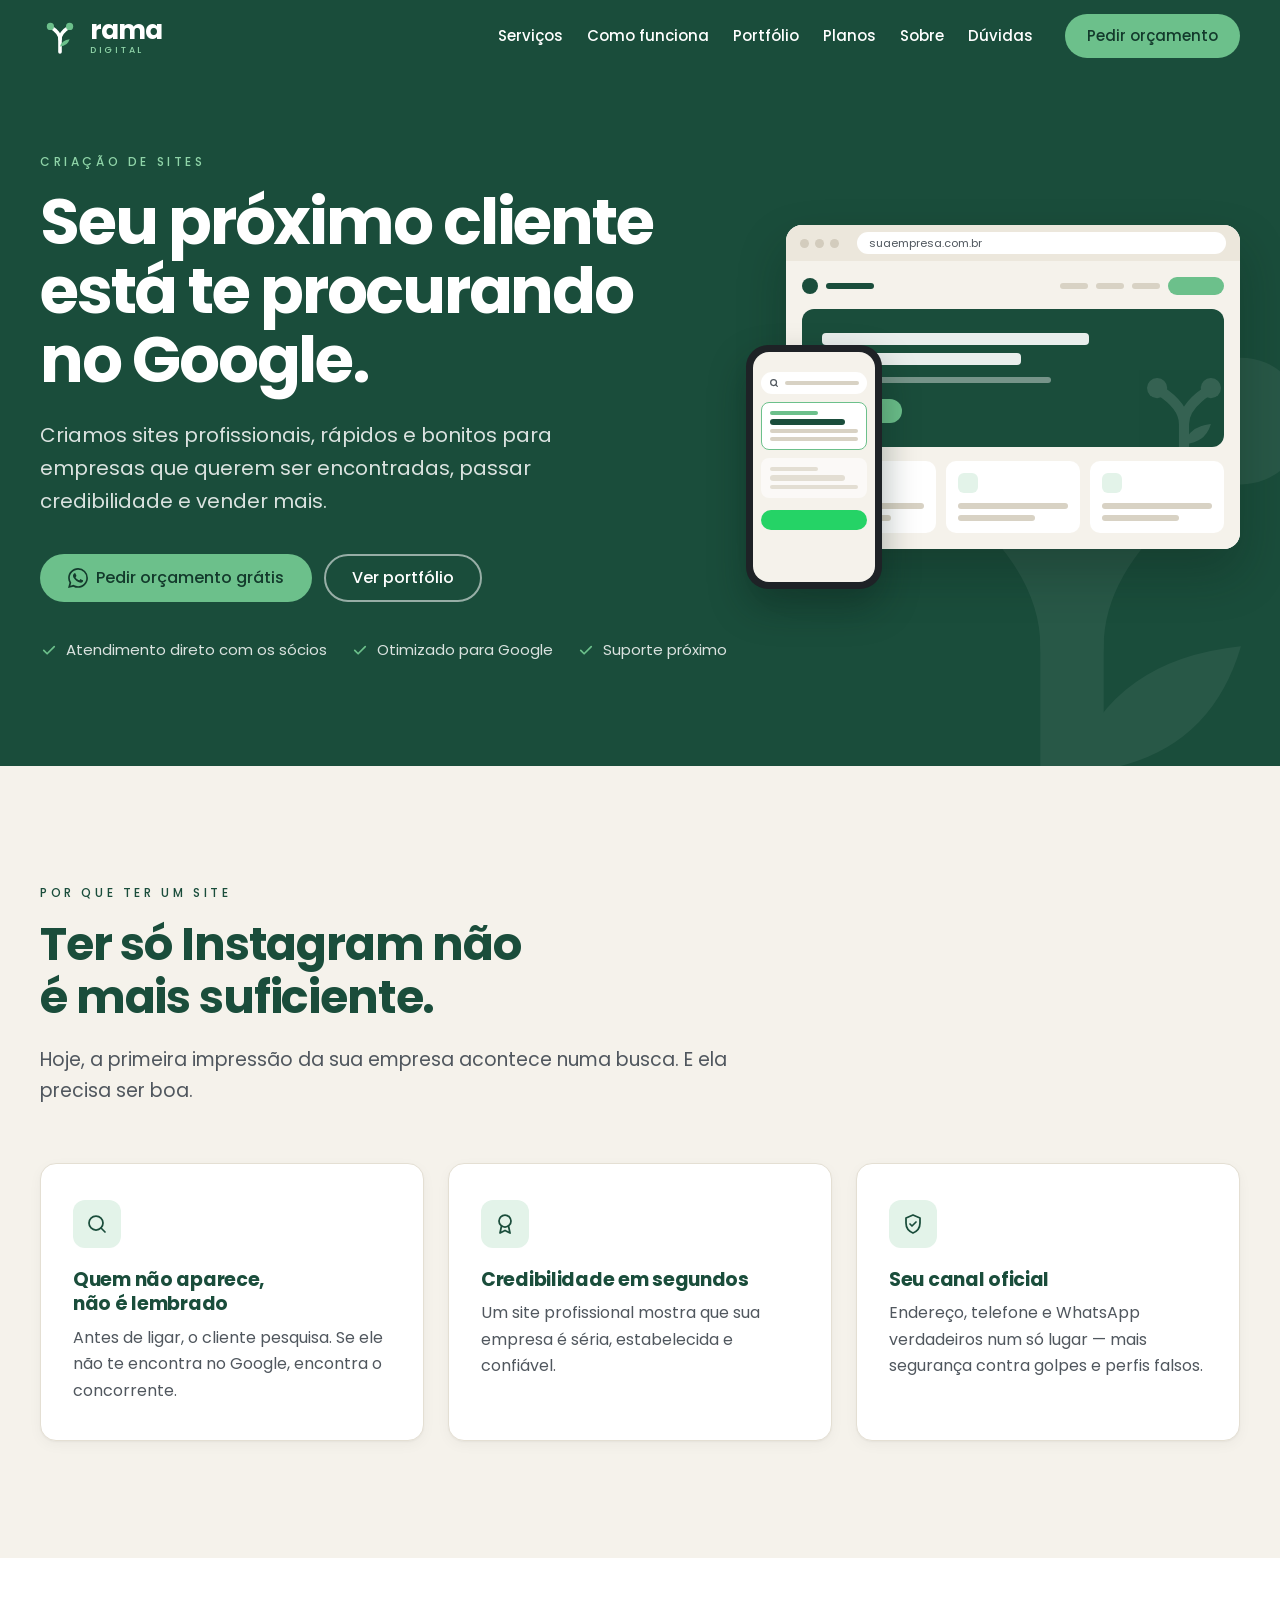
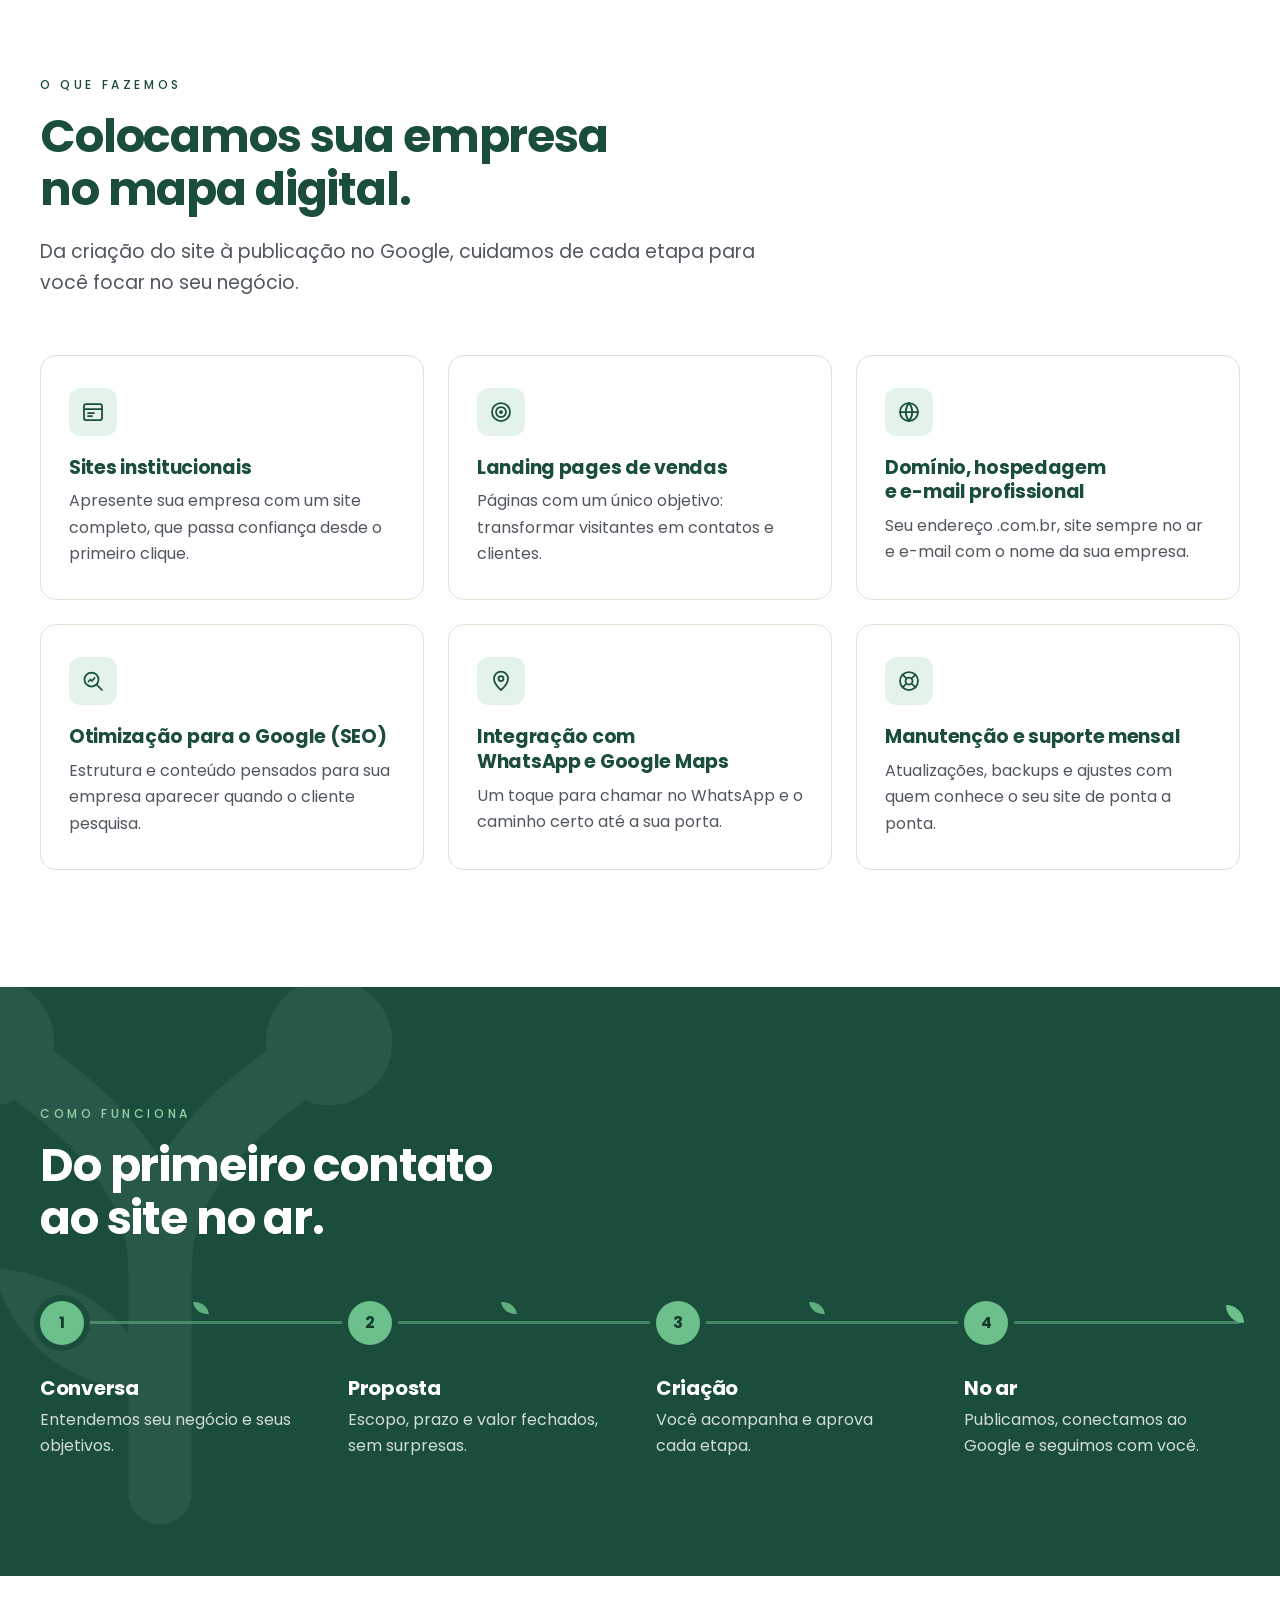
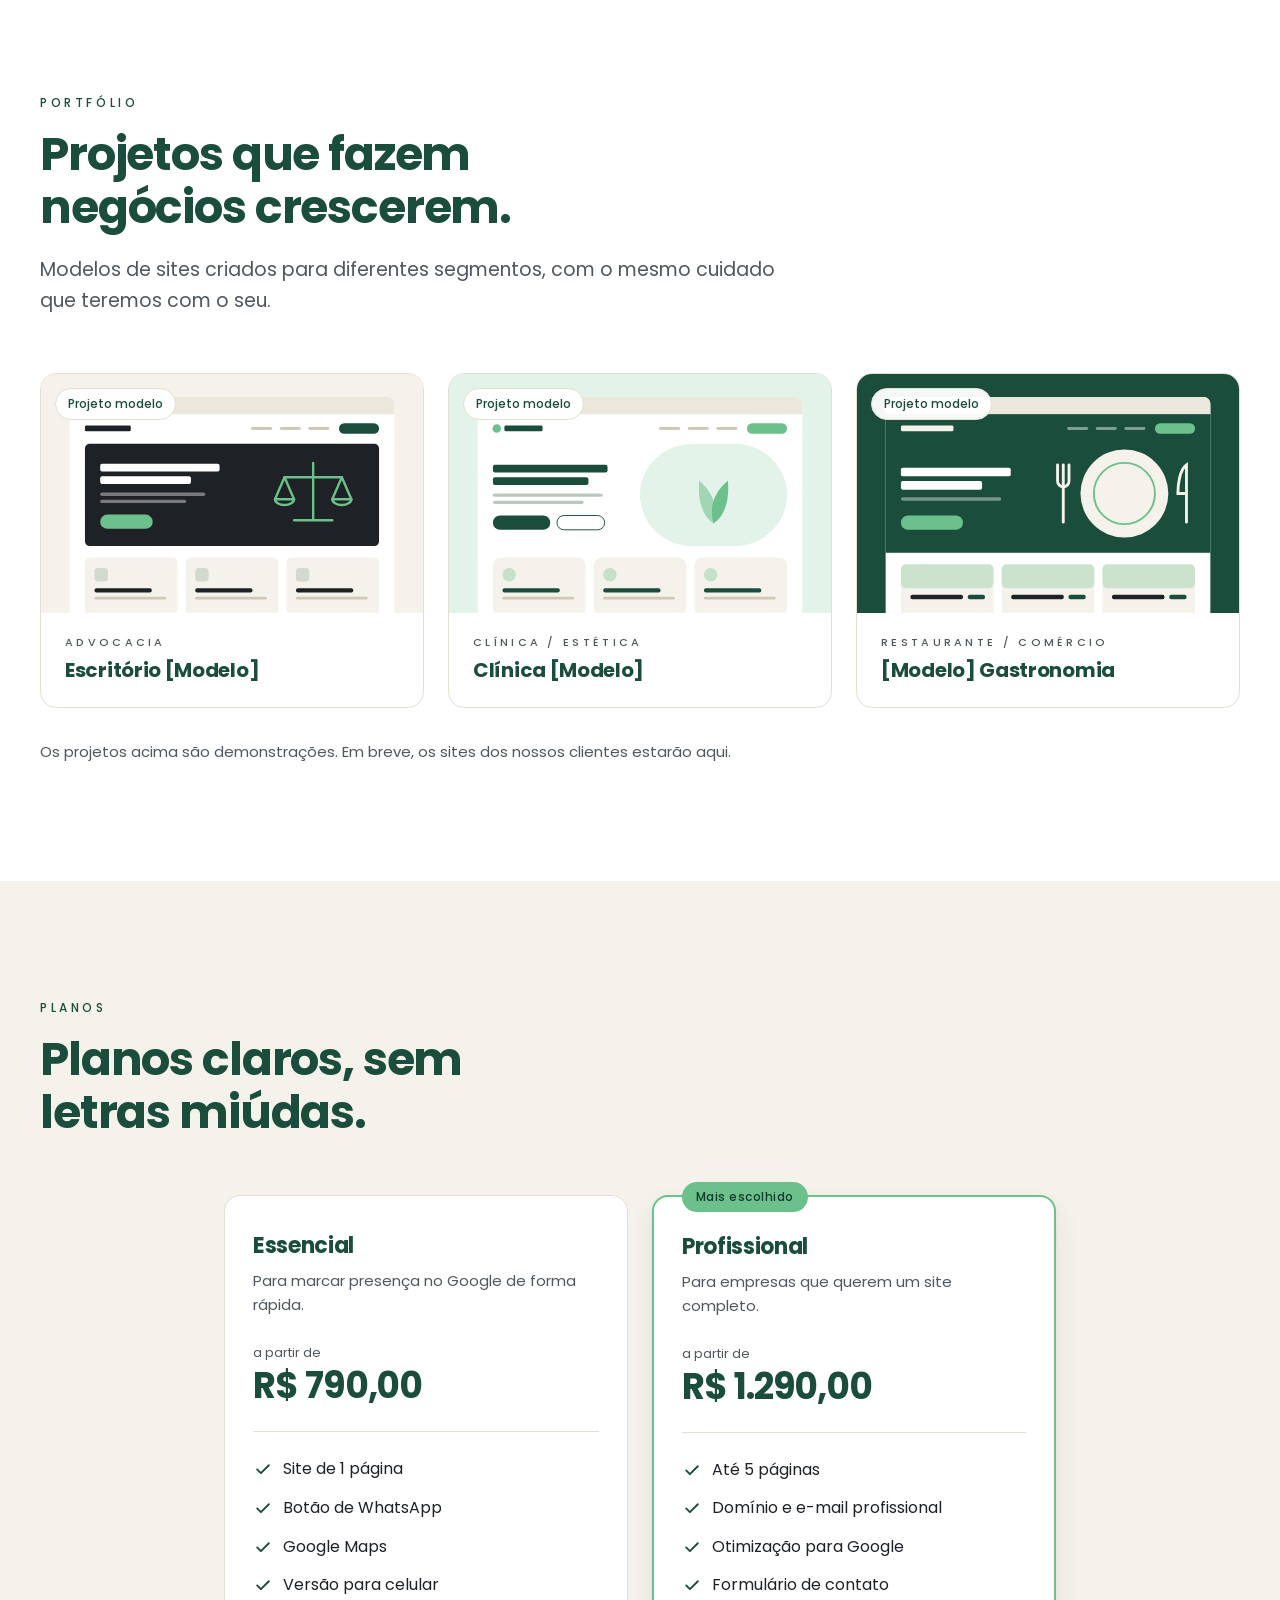
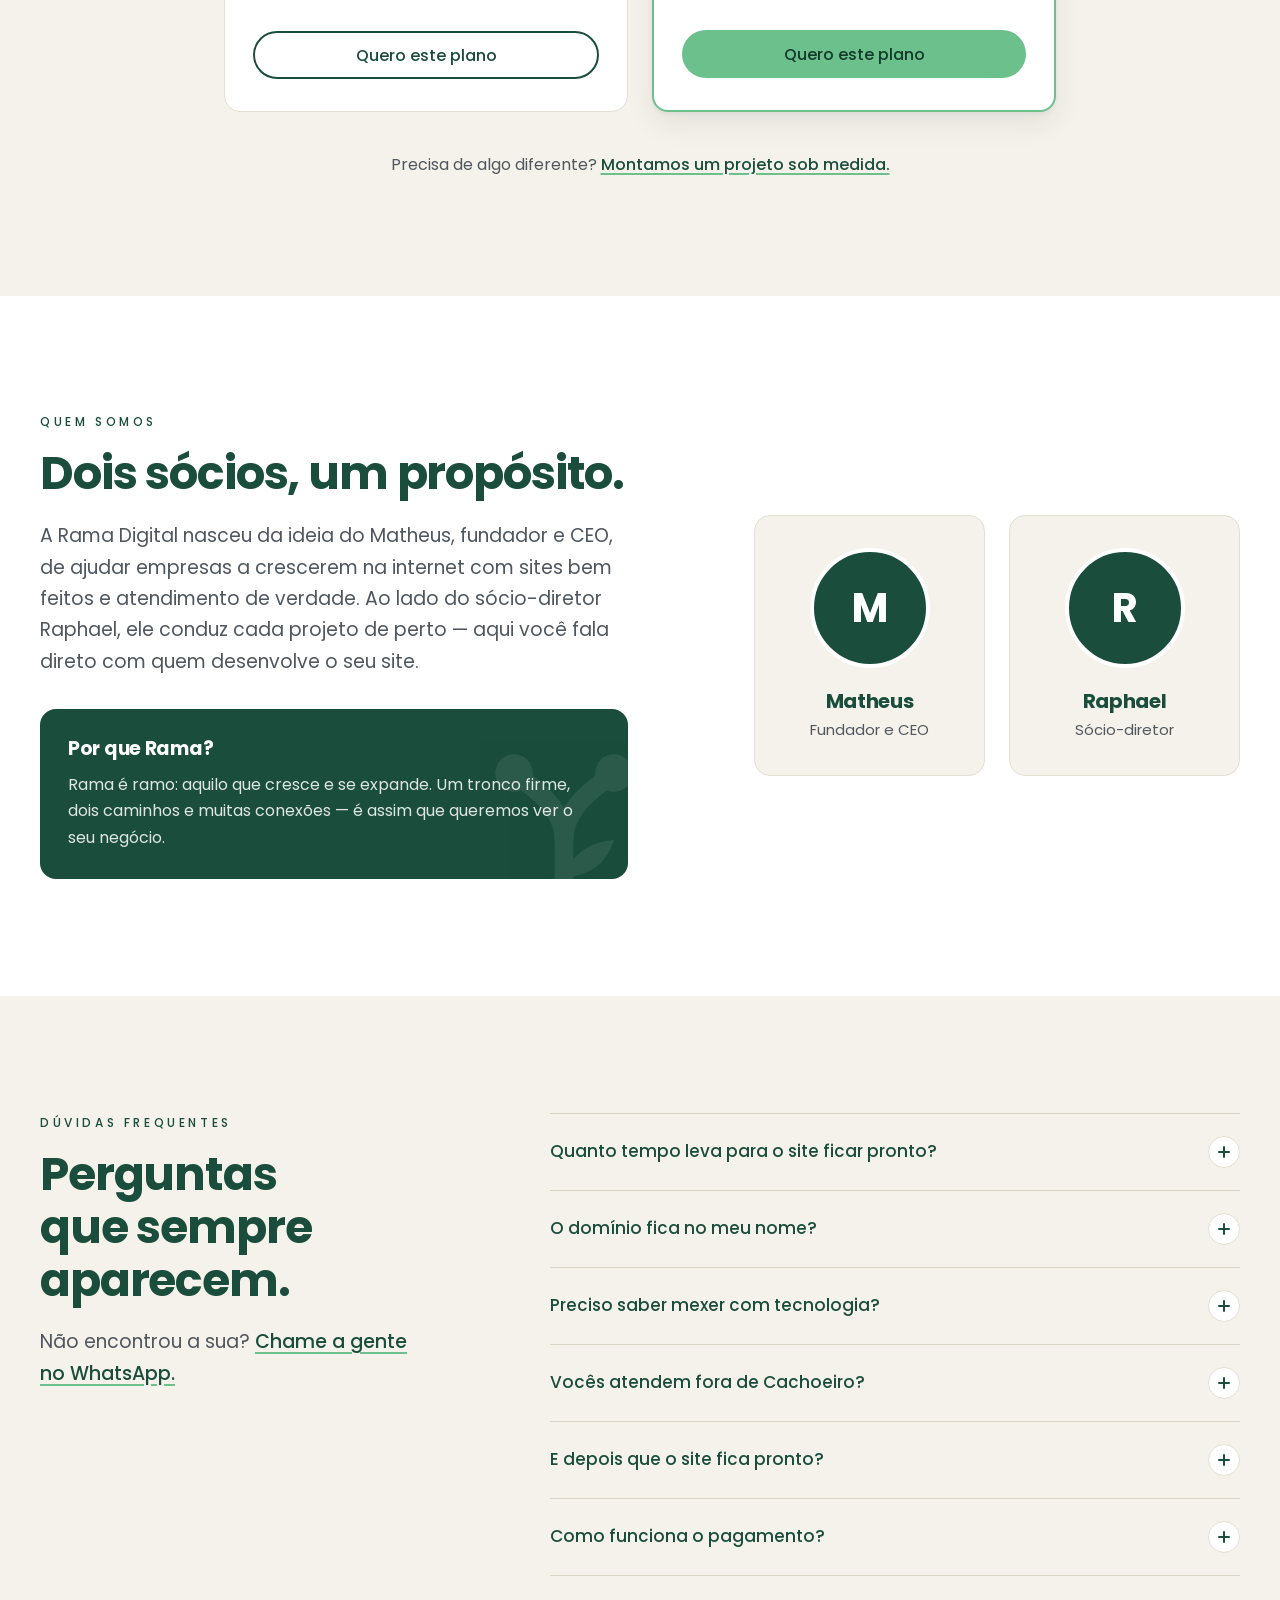
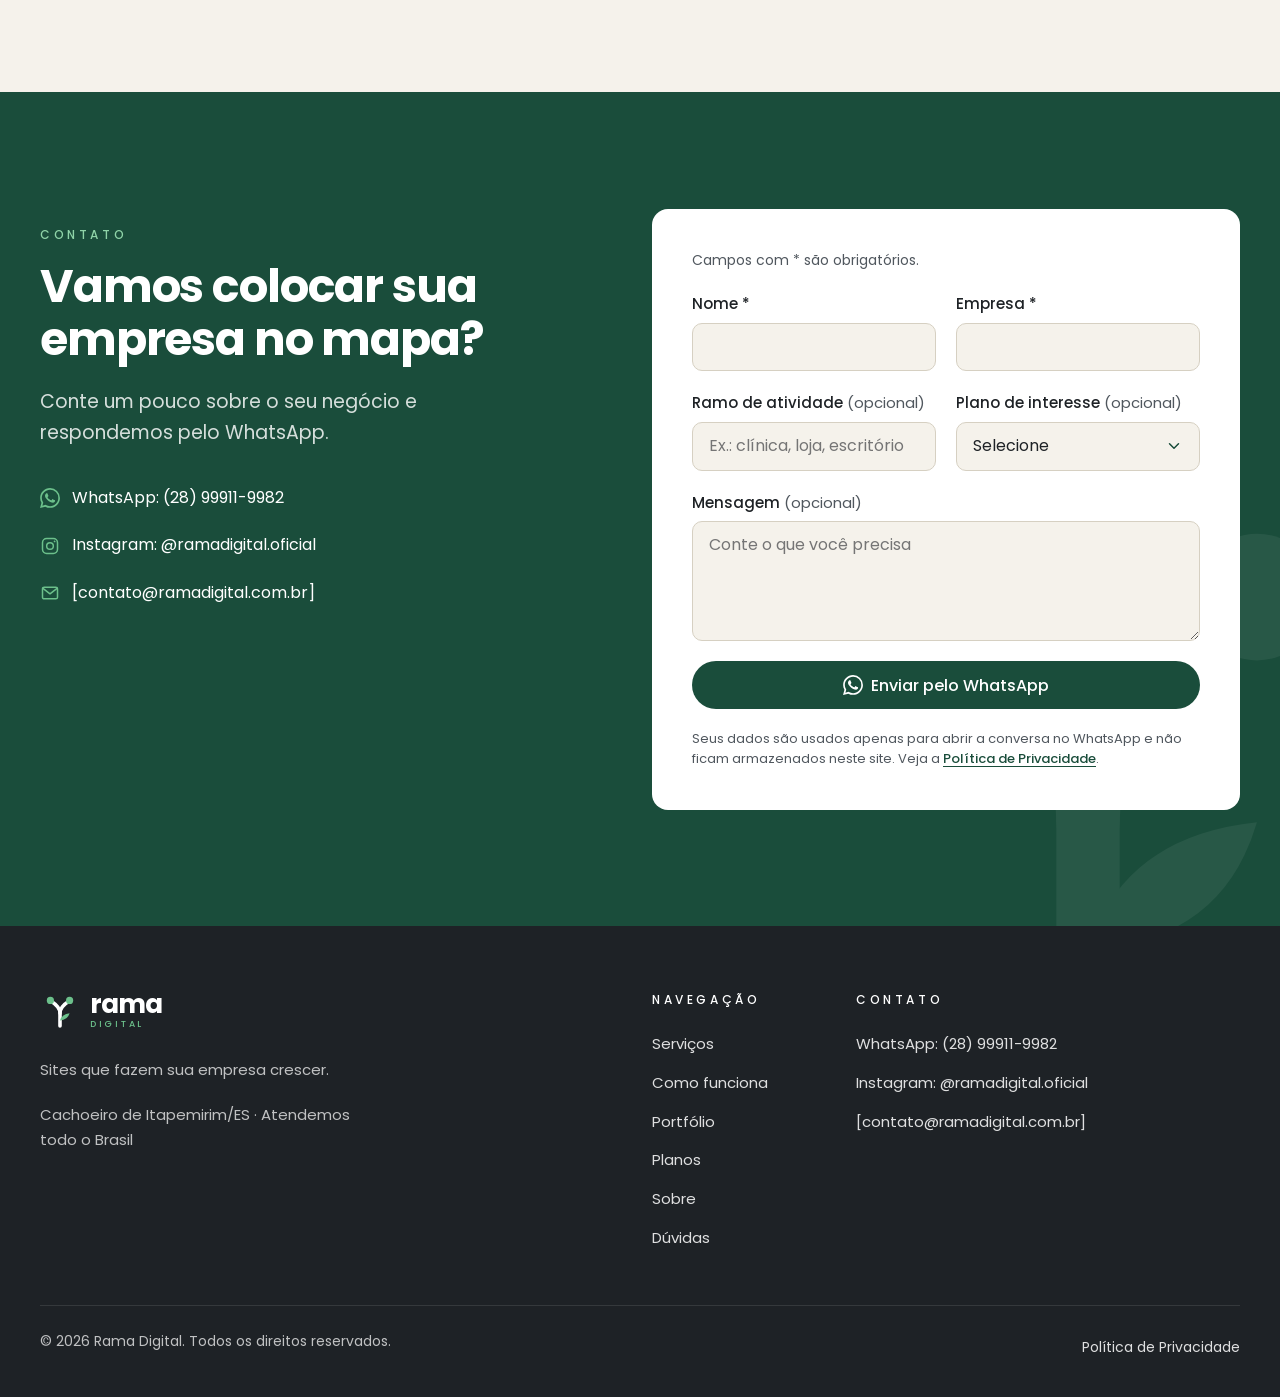
<file: index.html>
<!doctype html>
<html lang="pt-BR">
<head>
  <meta charset="utf-8">
  <meta name="viewport" content="width=device-width, initial-scale=1">
  <title>Criação de Sites em Cachoeiro de Itapemirim/ES | Rama Digital</title>
  <meta name="description" content="Sites profissionais, rápidos e otimizados para o Google. Criação de sites para empresas em Cachoeiro de Itapemirim/ES e todo o Brasil. Peça seu orçamento.">
  <meta name="robots" content="index, follow">
  <meta name="theme-color" content="#1A4D3B">

  <!-- [DOMÍNIO] Confirme https://ramadigital.com.br nas tags abaixo, no JSON-LD, no robots.txt e no sitemap.xml -->
  <link rel="canonical" href="https://ramadigital.com.br/">

  <!-- Open Graph / Twitter -->
  <meta property="og:type" content="website">
  <meta property="og:locale" content="pt_BR">
  <meta property="og:site_name" content="Rama Digital">
  <meta property="og:title" content="Criação de Sites em Cachoeiro de Itapemirim/ES | Rama Digital">
  <meta property="og:description" content="Sites profissionais, rápidos e otimizados para o Google. Atendemos Cachoeiro de Itapemirim/ES e todo o Brasil.">
  <meta property="og:url" content="https://ramadigital.com.br/">
  <meta property="og:image" content="https://ramadigital.com.br/img/og-image.png">
  <meta property="og:image:width" content="1200">
  <meta property="og:image:height" content="630">
  <meta property="og:image:alt" content="Rama Digital — criação de sites profissionais">
  <meta name="twitter:card" content="summary_large_image">
  <meta name="twitter:title" content="Criação de Sites em Cachoeiro de Itapemirim/ES | Rama Digital">
  <meta name="twitter:description" content="Sites profissionais, rápidos e otimizados para o Google. Peça seu orçamento.">
  <meta name="twitter:image" content="https://ramadigital.com.br/img/og-image.png">

  <link rel="icon" href="img/favicon.svg" type="image/svg+xml">

  <!-- Fonte: Poppins 400, 500 e 700 -->
  <link rel="preconnect" href="https://fonts.googleapis.com">
  <link rel="preconnect" href="https://fonts.gstatic.com" crossorigin>
  <link rel="stylesheet" href="https://fonts.googleapis.com/css2?family=Poppins:wght@400;500;700&amp;display=swap">

  <link rel="stylesheet" href="css/style.css">
  <script>document.documentElement.classList.add('js');</script>
  <script src="js/config.js" defer></script>
  <script src="js/main.js" defer></script>

  <!--
    ANALYTICS / COOKIES: esta versão não usa rastreamento, por isso não há banner.
    Se adicionar Google Analytics, Meta Pixel ou similar, inclua aqui um banner de
    consentimento (LGPD) e só carregue esses scripts após o aceite do visitante.
  -->

  <script type="application/ld+json">
  {
    "@context": "https://schema.org",
    "@type": "ProfessionalService",
    "@id": "https://ramadigital.com.br/#empresa",
    "name": "Rama Digital",
    "description": "Criação de sites profissionais, landing pages, domínio, hospedagem, e-mail profissional, otimização para o Google e suporte.",
    "url": "https://ramadigital.com.br/",
    "logo": "https://ramadigital.com.br/img/favicon.svg",
    "image": "https://ramadigital.com.br/img/og-image.png",
    "telephone": "+55-28-99911-9982",
    "address": {
      "@type": "PostalAddress",
      "addressLocality": "Cachoeiro de Itapemirim",
      "addressRegion": "ES",
      "addressCountry": "BR"
    },
    "areaServed": [
      { "@type": "City", "name": "Cachoeiro de Itapemirim" },
      { "@type": "State", "name": "Espírito Santo" },
      { "@type": "Country", "name": "Brasil" }
    ],
    "founder": { "@type": "Person", "name": "Matheus", "jobTitle": "Fundador e CEO" },
    "employee": { "@type": "Person", "name": "Raphael", "jobTitle": "Sócio-diretor" },
    "sameAs": ["https://www.instagram.com/ramadigital.oficial/"]
  }
  </script>
  <script type="application/ld+json">
  {
    "@context": "https://schema.org",
    "@type": "FAQPage",
    "mainEntity": [
      {
        "@type": "Question",
        "name": "Quanto tempo leva para o site ficar pronto?",
        "acceptedAnswer": { "@type": "Answer", "text": "Depende do projeto. Sites de uma página costumam ficar prontos em poucos dias; projetos maiores têm prazo definido na proposta." }
      },
      {
        "@type": "Question",
        "name": "O domínio fica no meu nome?",
        "acceptedAnswer": { "@type": "Answer", "text": "Sim. O domínio é registrado no nome da sua empresa. Ele é seu." }
      },
      {
        "@type": "Question",
        "name": "Preciso saber mexer com tecnologia?",
        "acceptedAnswer": { "@type": "Answer", "text": "Não. Cuidamos de tudo: do domínio à publicação." }
      },
      {
        "@type": "Question",
        "name": "Vocês atendem fora de Cachoeiro?",
        "acceptedAnswer": { "@type": "Answer", "text": "Sim, atendemos empresas de todo o Brasil, com reuniões on-line." }
      },
      {
        "@type": "Question",
        "name": "E depois que o site fica pronto?",
        "acceptedAnswer": { "@type": "Answer", "text": "Seguimos por perto: você fala direto com a gente pelo WhatsApp sempre que precisar de ajustes ou suporte." }
      },
      {
        "@type": "Question",
        "name": "Como funciona o pagamento?",
        "acceptedAnswer": { "@type": "Answer", "text": "A forma de pagamento é definida com o contratante." }
      }
    ]
  }
  </script>
</head>
<body>
  <a class="skip-link" href="#conteudo">Pular para o conteúdo</a>

  <!-- Ícones reutilizáveis -->
  <svg class="sprite" aria-hidden="true" focusable="false">
    <symbol id="i-galho" viewBox="0 0 100 100">
      <g fill="none" stroke="currentColor" stroke-width="9" stroke-linecap="round">
        <path d="M50 90 L50 58 Q50 42 28 28"/>
        <path d="M50 58 Q50 42 72 28"/>
      </g>
      <g fill="currentColor">
        <circle cx="26" cy="26" r="9"/>
        <circle cx="74" cy="26" r="9"/>
        <path d="M50 76 Q55 60 74 58 Q69 75 50 76 Z"/>
      </g>
    </symbol>
    <symbol id="i-check" viewBox="0 0 24 24">
      <path d="M5 12.5l4.5 4.5L19 7.5" fill="none" stroke="currentColor" stroke-width="2.25" stroke-linecap="round" stroke-linejoin="round"/>
    </symbol>
    <symbol id="i-whatsapp" viewBox="0 0 24 24">
      <path fill="currentColor" d="M17.47 14.38c-.3-.15-1.76-.87-2.03-.97-.27-.1-.47-.15-.67.15-.2.3-.77.97-.94 1.16-.17.2-.35.22-.64.08-.3-.15-1.26-.47-2.39-1.48-.88-.79-1.48-1.76-1.65-2.06-.17-.3-.02-.46.13-.6.13-.14.3-.35.45-.52.15-.18.2-.3.3-.5.1-.2.05-.37-.03-.52-.07-.15-.67-1.61-.92-2.2-.24-.58-.49-.5-.67-.51h-.57c-.2 0-.52.07-.79.37-.27.3-1.04 1.02-1.04 2.48s1.07 2.88 1.21 3.07c.15.2 2.1 3.2 5.08 4.49.71.3 1.26.49 1.7.63.71.22 1.36.19 1.87.12.57-.09 1.76-.72 2-1.42.25-.69.25-1.29.18-1.41-.08-.13-.28-.2-.57-.35m-5.42 7.4h-.01a9.87 9.87 0 0 1-5.03-1.38l-.36-.21-3.74.98 1-3.65-.24-.37a9.86 9.86 0 0 1-1.51-5.26c0-5.45 4.44-9.88 9.89-9.88 2.64 0 5.12 1.03 6.99 2.9a9.83 9.83 0 0 1 2.89 7c0 5.45-4.44 9.88-9.88 9.88m8.41-18.3A11.82 11.82 0 0 0 12.05 0C5.5 0 .16 5.34.16 11.89c0 2.1.55 4.14 1.59 5.95L.06 24l6.3-1.65a11.88 11.88 0 0 0 5.68 1.45h.01c6.55 0 11.89-5.34 11.89-11.9a11.82 11.82 0 0 0-3.48-8.41z"/>
    </symbol>
    <symbol id="i-instagram" viewBox="0 0 24 24">
      <g fill="none" stroke="currentColor" stroke-width="1.8" stroke-linecap="round" stroke-linejoin="round">
        <rect x="3" y="3" width="18" height="18" rx="5"/>
        <circle cx="12" cy="12" r="4"/>
      </g>
      <circle cx="17.5" cy="6.5" r="1.1" fill="currentColor"/>
    </symbol>
    <symbol id="i-email" viewBox="0 0 24 24">
      <g fill="none" stroke="currentColor" stroke-width="1.8" stroke-linecap="round" stroke-linejoin="round">
        <rect x="3" y="5" width="18" height="14" rx="2"/>
        <path d="m3.5 6.5 8.5 6.5 8.5-6.5"/>
      </g>
    </symbol>
    <symbol id="i-local" viewBox="0 0 24 24">
      <g fill="none" stroke="currentColor" stroke-width="1.75" stroke-linecap="round" stroke-linejoin="round">
        <path d="M12 21s-7-6.1-7-11.5a7 7 0 0 1 14 0C19 14.9 12 21 12 21z"/>
        <circle cx="12" cy="9.5" r="2.5"/>
      </g>
    </symbol>
  </svg>

  <!-- ===================== HEADER ===================== -->
  <header class="header" data-header>
    <div class="container header__inner">
      <a class="logo" href="#inicio" aria-label="Rama Digital — início">
        <svg viewBox="0 0 100 100" aria-hidden="true" class="logo-icon">
          <g fill="none" stroke="currentColor" stroke-width="9" stroke-linecap="round">
            <path d="M50 90 L50 58 Q50 42 28 28"/>
            <path d="M50 58 Q50 42 72 28"/>
          </g>
          <circle cx="26" cy="26" r="9" fill="#6CC08B"/>
          <circle cx="74" cy="26" r="9" fill="#6CC08B"/>
          <path d="M50 76 Q55 60 74 58 Q69 75 50 76 Z" fill="#6CC08B"/>
        </svg>
        <span class="logo__text" aria-hidden="true">
          <span class="logo__nome">rama</span>
          <span class="logo__tag">Digital</span>
        </span>
      </a>

      <button class="menu-toggle" type="button" aria-expanded="false" aria-controls="menu" aria-label="Abrir menu" data-menu-toggle>
        <span class="menu-toggle__barra"></span>
        <span class="menu-toggle__barra"></span>
        <span class="menu-toggle__barra"></span>
      </button>

      <nav class="nav" id="menu" aria-label="Menu principal">
        <ul class="nav__list">
          <li><a class="nav__link" href="#servicos">Serviços</a></li>
          <li><a class="nav__link" href="#como-funciona">Como funciona</a></li>
          <li><a class="nav__link" href="#portfolio">Portfólio</a></li>
          <li><a class="nav__link" href="#planos">Planos</a></li>
          <li><a class="nav__link" href="#sobre">Sobre</a></li>
          <li><a class="nav__link" href="#duvidas">Dúvidas</a></li>
        </ul>
        <a class="btn btn--primary btn--sm" href="https://wa.me/5528999119982" target="_blank" rel="noopener" data-whatsapp>Pedir orçamento</a>
      </nav>
    </div>
  </header>

  <main id="conteudo" tabindex="-1">

    <!-- ===================== HERO ===================== -->
    <section class="hero" id="inicio" aria-labelledby="hero-titulo">
      <svg class="galho-bg" aria-hidden="true" focusable="false"><use href="#i-galho"/></svg>

      <div class="container grid-12 hero__grid">
        <div class="hero__conteudo">
          <p class="eyebrow">Criação de sites</p>
          <h1 class="hero__titulo" id="hero-titulo">Seu próximo cliente está te procurando no Google.</h1>
          <p class="hero__lead">Criamos sites profissionais, rápidos e bonitos para empresas que querem ser encontradas, passar credibilidade e vender mais.</p>

          <div class="hero__acoes">
            <a class="btn btn--primary" href="https://wa.me/5528999119982" target="_blank" rel="noopener" data-whatsapp>
              <svg aria-hidden="true" focusable="false"><use href="#i-whatsapp"/></svg>
              Pedir orçamento grátis
            </a>
            <a class="btn btn--outline-light" href="#portfolio">Ver portfólio</a>
          </div>

          <ul class="confianca">
            <li><svg aria-hidden="true" focusable="false"><use href="#i-check"/></svg>Atendimento direto com os sócios</li>
            <li><svg aria-hidden="true" focusable="false"><use href="#i-check"/></svg>Otimizado para Google</li>
            <li><svg aria-hidden="true" focusable="false"><use href="#i-check"/></svg>Suporte próximo</li>
          </ul>
        </div>

        <!-- Mockup decorativo: site fictício no navegador + resultado de busca no celular -->
        <div class="hero__visual" aria-hidden="true">
          <div class="mockup__browser">
            <div class="mockup__barra">
              <span></span><span></span><span></span>
              <div class="mockup__url">suaempresa.com.br</div>
            </div>
            <div class="mockup__tela">
              <div class="mk-nav">
                <span class="mk-logo"></span>
                <span class="mk-traco mk-traco--marca"></span>
                <span class="mk-nav__links"><span class="mk-traco"></span><span class="mk-traco"></span><span class="mk-traco"></span></span>
                <span class="mk-pilula"></span>
              </div>
              <div class="mk-hero">
                <span class="mk-traco mk-traco--g"></span>
                <span class="mk-traco mk-traco--m"></span>
                <span class="mk-traco mk-traco--p"></span>
                <span class="mk-pilula"></span>
                <svg><use href="#i-galho"/></svg>
              </div>
              <div class="mk-cards">
                <span class="mk-card"><span class="mk-card__icone"></span><span class="mk-traco"></span><span class="mk-traco"></span></span>
                <span class="mk-card"><span class="mk-card__icone"></span><span class="mk-traco"></span><span class="mk-traco"></span></span>
                <span class="mk-card"><span class="mk-card__icone"></span><span class="mk-traco"></span><span class="mk-traco"></span></span>
              </div>
            </div>
          </div>

          <div class="mockup__celular">
            <div class="mockup__celular-tela">
              <div class="mk-busca">
                <svg viewBox="0 0 24 24" fill="none" stroke="currentColor" stroke-width="3" stroke-linecap="round"><circle cx="11" cy="11" r="7"/><path d="m20 20-4-4"/></svg>
                <span class="mk-traco"></span>
              </div>
              <div class="mk-resultado"><span class="mk-traco"></span><span class="mk-traco"></span><span class="mk-traco"></span><span class="mk-traco"></span></div>
              <div class="mk-resultado mk-resultado--apagado"><span class="mk-traco"></span><span class="mk-traco"></span><span class="mk-traco"></span></div>
              <div class="mk-zap"></div>
            </div>
          </div>
        </div>
      </div>
    </section>

    <!-- ===================== PROBLEMA → SOLUÇÃO ===================== -->
    <section class="section section--areia" id="por-que-ter-um-site" aria-labelledby="problema-titulo">
      <div class="container">
        <div class="section-head reveal">
          <p class="eyebrow">Por que ter um site</p>
          <h2 id="problema-titulo">Ter só Instagram não é mais suficiente.</h2>
          <p class="lead">Hoje, a primeira impressão da sua empresa acontece numa busca. E ela precisa ser boa.</p>
        </div>

        <ul class="cards cards--3">
          <li class="reveal">
            <article class="card">
              <div class="card__icone">
                <svg viewBox="0 0 24 24" fill="none" stroke="currentColor" stroke-width="1.75" stroke-linecap="round" stroke-linejoin="round" aria-hidden="true" focusable="false"><circle cx="11" cy="11" r="7"/><path d="m20 20-4-4"/></svg>
              </div>
              <h3>Quem não aparece, não é lembrado</h3>
              <p>Antes de ligar, o cliente pesquisa. Se ele não te encontra no Google, encontra o concorrente.</p>
            </article>
          </li>
          <li class="reveal">
            <article class="card">
              <div class="card__icone">
                <svg viewBox="0 0 24 24" fill="none" stroke="currentColor" stroke-width="1.75" stroke-linecap="round" stroke-linejoin="round" aria-hidden="true" focusable="false"><circle cx="12" cy="9" r="6"/><path d="M8.5 14 7 21l5-2.5 5 2.5-1.5-7"/></svg>
              </div>
              <h3>Credibilidade em segundos</h3>
              <p>Um site profissional mostra que sua empresa é séria, estabelecida e confiável.</p>
            </article>
          </li>
          <li class="reveal">
            <article class="card">
              <div class="card__icone">
                <svg viewBox="0 0 24 24" fill="none" stroke="currentColor" stroke-width="1.75" stroke-linecap="round" stroke-linejoin="round" aria-hidden="true" focusable="false"><path d="M12 3 5 6v5c0 4.4 3 8.3 7 10 4-1.7 7-5.6 7-10V6z"/><path d="m9 12 2 2 4-4"/></svg>
              </div>
              <h3>Seu canal oficial</h3>
              <p>Endereço, telefone e WhatsApp verdadeiros num só lugar — mais segurança contra golpes e perfis falsos.</p>
            </article>
          </li>
        </ul>
      </div>
    </section>

    <!-- ===================== SERVIÇOS ===================== -->
    <section class="section section--branco" id="servicos" aria-labelledby="servicos-titulo">
      <div class="container">
        <div class="section-head reveal">
          <p class="eyebrow">O que fazemos</p>
          <h2 id="servicos-titulo">Colocamos sua empresa no mapa digital.</h2>
          <p class="lead">Da criação do site à publicação no Google, cuidamos de cada etapa para você focar no seu negócio.</p>
        </div>

        <ul class="cards cards--servicos">
          <li class="reveal">
            <article class="card">
              <div class="card__icone">
                <svg viewBox="0 0 24 24" fill="none" stroke="currentColor" stroke-width="1.75" stroke-linecap="round" stroke-linejoin="round" aria-hidden="true" focusable="false"><rect x="3" y="4" width="18" height="16" rx="2"/><path d="M3 9h18M7 13h6M7 16h4"/></svg>
              </div>
              <h3>Sites institucionais</h3>
              <p>Apresente sua empresa com um site completo, que passa confiança desde o primeiro clique.</p>
            </article>
          </li>
          <li class="reveal">
            <article class="card">
              <div class="card__icone">
                <svg viewBox="0 0 24 24" fill="none" stroke="currentColor" stroke-width="1.75" stroke-linecap="round" stroke-linejoin="round" aria-hidden="true" focusable="false"><circle cx="12" cy="12" r="9"/><circle cx="12" cy="12" r="5"/><circle cx="12" cy="12" r="1"/></svg>
              </div>
              <h3>Landing pages de vendas</h3>
              <p>Páginas com um único objetivo: transformar visitantes em contatos e clientes.</p>
            </article>
          </li>
          <li class="reveal">
            <article class="card">
              <div class="card__icone">
                <svg viewBox="0 0 24 24" fill="none" stroke="currentColor" stroke-width="1.75" stroke-linecap="round" stroke-linejoin="round" aria-hidden="true" focusable="false"><circle cx="12" cy="12" r="9"/><path d="M3 12h18M12 3a14 14 0 0 1 0 18 14 14 0 0 1 0-18z"/></svg>
              </div>
              <h3>Domínio, hospedagem e e-mail profissional</h3>
              <p>Seu endereço .com.br, site sempre no ar e e-mail com o nome da sua empresa.</p>
            </article>
          </li>
          <li class="reveal">
            <article class="card">
              <div class="card__icone">
                <svg viewBox="0 0 24 24" fill="none" stroke="currentColor" stroke-width="1.75" stroke-linecap="round" stroke-linejoin="round" aria-hidden="true" focusable="false"><circle cx="10.5" cy="10.5" r="7"/><path d="m21 21-5.5-5.5M7.5 12.5l2-2 1.5 1.5 2.5-3"/></svg>
              </div>
              <h3>Otimização para o Google (SEO)</h3>
              <p>Estrutura e conteúdo pensados para sua empresa aparecer quando o cliente pesquisa.</p>
            </article>
          </li>
          <li class="reveal">
            <article class="card">
              <div class="card__icone">
                <svg aria-hidden="true" focusable="false"><use href="#i-local"/></svg>
              </div>
              <h3>Integração com WhatsApp e Google Maps</h3>
              <p>Um toque para chamar no WhatsApp e o caminho certo até a sua porta.</p>
            </article>
          </li>
          <li class="reveal">
            <article class="card">
              <div class="card__icone">
                <svg viewBox="0 0 24 24" fill="none" stroke="currentColor" stroke-width="1.75" stroke-linecap="round" stroke-linejoin="round" aria-hidden="true" focusable="false"><circle cx="12" cy="12" r="9"/><circle cx="12" cy="12" r="3.5"/><path d="m5.6 5.6 3.9 3.9m5 5 3.9 3.9m0-12.8-3.9 3.9m-5 5-3.9 3.9"/></svg>
              </div>
              <h3>Manutenção e suporte mensal</h3>
              <p>Atualizações, backups e ajustes com quem conhece o seu site de ponta a ponta.</p>
            </article>
          </li>
        </ul>
      </div>
    </section>

    <!-- ===================== COMO FUNCIONA ===================== -->
    <section class="section section--dark" id="como-funciona" aria-labelledby="processo-titulo">
      <svg class="galho-bg" aria-hidden="true" focusable="false"><use href="#i-galho"/></svg>

      <div class="container">
        <div class="section-head reveal">
          <p class="eyebrow">Como funciona</p>
          <h2 id="processo-titulo">Do primeiro contato ao site no ar.</h2>
        </div>

        <ol class="passos">
          <li class="passo reveal">
            <span class="passo__no" aria-hidden="true">1</span>
            <h3>Conversa</h3>
            <p>Entendemos seu negócio e seus objetivos.</p>
          </li>
          <li class="passo reveal">
            <span class="passo__no" aria-hidden="true">2</span>
            <h3>Proposta</h3>
            <p>Escopo, prazo e valor fechados, sem surpresas.</p>
          </li>
          <li class="passo reveal">
            <span class="passo__no" aria-hidden="true">3</span>
            <h3>Criação</h3>
            <p>Você acompanha e aprova cada etapa.</p>
          </li>
          <li class="passo reveal">
            <span class="passo__no" aria-hidden="true">4</span>
            <h3>No ar</h3>
            <p>Publicamos, conectamos ao Google e seguimos com você.</p>
          </li>
        </ol>
      </div>
    </section>

    <!-- ===================== PORTFÓLIO ===================== -->
    <section class="section section--branco" id="portfolio" aria-labelledby="portfolio-titulo">
      <div class="container">
        <div class="section-head reveal">
          <p class="eyebrow">Portfólio</p>
          <h2 id="portfolio-titulo">Projetos que fazem negócios crescerem.</h2>
          <p class="lead">Modelos de sites criados para diferentes segmentos, com o mesmo cuidado que teremos com o seu.</p>
        </div>

        <!-- Para trocar por projetos reais: substitua a imagem, o nicho, o nome e remova o selo. Veja o README. -->
        <div class="projetos">
          <article class="projeto reveal">
            <figure class="projeto__midia">
              <img src="img/portfolio/advocacia.svg" width="800" height="500" loading="lazy" decoding="async" alt="Prévia do site modelo para escritório de advocacia">
              <figcaption class="selo">Projeto modelo</figcaption>
            </figure>
            <div class="projeto__corpo">
              <p class="projeto__nicho">Advocacia</p>
              <h3>Escritório [Modelo]</h3>
            </div>
          </article>

          <article class="projeto reveal">
            <figure class="projeto__midia">
              <img src="img/portfolio/clinica.svg" width="800" height="500" loading="lazy" decoding="async" alt="Prévia do site modelo para clínica de estética">
              <figcaption class="selo">Projeto modelo</figcaption>
            </figure>
            <div class="projeto__corpo">
              <p class="projeto__nicho">Clínica / Estética</p>
              <h3>Clínica [Modelo]</h3>
            </div>
          </article>

          <article class="projeto reveal">
            <figure class="projeto__midia">
              <img src="img/portfolio/gastronomia.svg" width="800" height="500" loading="lazy" decoding="async" alt="Prévia do site modelo para restaurante">
              <figcaption class="selo">Projeto modelo</figcaption>
            </figure>
            <div class="projeto__corpo">
              <p class="projeto__nicho">Restaurante / Comércio</p>
              <h3>[Modelo] Gastronomia</h3>
            </div>
          </article>
        </div>

        <p class="projetos__nota">Os projetos acima são demonstrações. Em breve, os sites dos nossos clientes estarão aqui.</p>
      </div>
    </section>

    <!-- ===================== PLANOS ===================== -->
    <section class="section section--areia" id="planos" aria-labelledby="planos-titulo">
      <div class="container">
        <div class="section-head reveal">
          <p class="eyebrow">Planos</p>
          <h2 id="planos-titulo">Planos claros, sem letras miúdas.</h2>
        </div>

        <!-- Nomes e preços vêm de js/config.js (CFG.planos) -->
        <div class="planos">
          <article class="plano reveal" data-plano="essencial" aria-labelledby="plano-essencial">
            <h3 id="plano-essencial" data-plano-nome>Essencial</h3>
            <p class="plano__desc">Para marcar presença no Google de forma rápida.</p>
            <p class="plano__preco">
              <span class="plano__a-partir">a partir de</span>
              <span class="plano__valor" data-plano-preco>R$ 790,00</span>
              <span class="plano__periodo" data-plano-periodo></span>
            </p>
            <ul class="lista-check">
              <li><svg aria-hidden="true" focusable="false"><use href="#i-check"/></svg>Site de 1 página</li>
              <li><svg aria-hidden="true" focusable="false"><use href="#i-check"/></svg>Botão de WhatsApp</li>
              <li><svg aria-hidden="true" focusable="false"><use href="#i-check"/></svg>Google Maps</li>
              <li><svg aria-hidden="true" focusable="false"><use href="#i-check"/></svg>Versão para celular</li>
            </ul>
            <a class="btn btn--outline btn--block" href="https://wa.me/5528999119982" target="_blank" rel="noopener" data-plano-botao>Quero este plano</a>
          </article>

          <article class="plano plano--destaque reveal" data-plano="profissional" aria-labelledby="plano-profissional">
            <span class="plano__selo">Mais escolhido</span>
            <h3 id="plano-profissional" data-plano-nome>Profissional</h3>
            <p class="plano__desc">Para empresas que querem um site completo.</p>
            <p class="plano__preco">
              <span class="plano__a-partir">a partir de</span>
              <span class="plano__valor" data-plano-preco>R$ 1.290,00</span>
              <span class="plano__periodo" data-plano-periodo></span>
            </p>
            <ul class="lista-check">
              <li><svg aria-hidden="true" focusable="false"><use href="#i-check"/></svg>Até 5 páginas</li>
              <li><svg aria-hidden="true" focusable="false"><use href="#i-check"/></svg>Domínio e e-mail profissional</li>
              <li><svg aria-hidden="true" focusable="false"><use href="#i-check"/></svg>Otimização para Google</li>
              <li><svg aria-hidden="true" focusable="false"><use href="#i-check"/></svg>Formulário de contato</li>
            </ul>
            <a class="btn btn--primary btn--block" href="https://wa.me/5528999119982" target="_blank" rel="noopener" data-plano-botao>Quero este plano</a>
          </article>
        </div>

        <p class="planos__nota">Precisa de algo diferente? <a class="link" href="https://wa.me/5528999119982" target="_blank" rel="noopener" data-whatsapp="sobMedida">Montamos um projeto sob medida.</a></p>
      </div>
    </section>

    <!-- ===================== SOBRE ===================== -->
    <section class="section section--branco" id="sobre" aria-labelledby="sobre-titulo">
      <div class="container grid-12 sobre">
        <div class="sobre__texto reveal">
          <p class="eyebrow">Quem somos</p>
          <h2 id="sobre-titulo">Dois sócios, um propósito.</h2>
          <p class="lead">A Rama Digital nasceu da ideia do Matheus, fundador e CEO, de ajudar empresas a crescerem na internet com sites bem feitos e atendimento de verdade. Ao lado do sócio-diretor Raphael, ele conduz cada projeto de perto — aqui você fala direto com quem desenvolve o seu site.</p>

          <div class="porque">
            <svg class="galho-bg" aria-hidden="true" focusable="false"><use href="#i-galho"/></svg>
            <h3>Por que Rama?</h3>
            <p>Rama é ramo: aquilo que cresce e se expande. Um tronco firme, dois caminhos e muitas conexões — é assim que queremos ver o seu negócio.</p>
          </div>
        </div>

        <div class="sobre__socios">
          <!-- Fotos: defina os caminhos em js/config.js (CFG.fotos) -->
          <ul class="socios">
            <li class="socio reveal">
              <div class="socio__foto" data-foto="matheus" data-foto-alt="Foto de Matheus, fundador e CEO da Rama Digital"><span aria-hidden="true">M</span></div>
              <h3>Matheus</h3>
              <p>Fundador e CEO</p>
            </li>
            <li class="socio reveal">
              <div class="socio__foto" data-foto="raphael" data-foto-alt="Foto de Raphael, sócio-diretor da Rama Digital"><span aria-hidden="true">R</span></div>
              <h3>Raphael</h3>
              <p>Sócio-diretor</p>
            </li>
          </ul>
        </div>
      </div>
    </section>

    <!-- ===================== DÚVIDAS ===================== -->
    <section class="section section--areia" id="duvidas" aria-labelledby="duvidas-titulo">
      <div class="container grid-12 duvidas">
        <div class="section-head reveal">
          <p class="eyebrow">Dúvidas frequentes</p>
          <h2 id="duvidas-titulo">Perguntas que sempre aparecem.</h2>
          <p class="lead">Não encontrou a sua? <a class="link" href="https://wa.me/5528999119982" target="_blank" rel="noopener" data-whatsapp>Chame a gente no WhatsApp.</a></p>
        </div>

        <div class="faq reveal">
          <div class="faq__item">
            <h3 class="faq__pergunta">
              <button class="faq__botao" type="button" id="faq-b1" aria-expanded="true" aria-controls="faq-r1" data-faq-botao>
                Quanto tempo leva para o site ficar pronto?<span class="faq__icone" aria-hidden="true"></span>
              </button>
            </h3>
            <div class="faq__resposta" id="faq-r1" role="region" aria-labelledby="faq-b1">
              <p>Depende do projeto. Sites de uma página costumam ficar prontos em poucos dias; projetos maiores têm prazo definido na proposta.</p>
            </div>
          </div>
          <div class="faq__item">
            <h3 class="faq__pergunta">
              <button class="faq__botao" type="button" id="faq-b2" aria-expanded="true" aria-controls="faq-r2" data-faq-botao>
                O domínio fica no meu nome?<span class="faq__icone" aria-hidden="true"></span>
              </button>
            </h3>
            <div class="faq__resposta" id="faq-r2" role="region" aria-labelledby="faq-b2">
              <p>Sim. O domínio é registrado no nome da sua empresa. Ele é seu.</p>
            </div>
          </div>
          <div class="faq__item">
            <h3 class="faq__pergunta">
              <button class="faq__botao" type="button" id="faq-b3" aria-expanded="true" aria-controls="faq-r3" data-faq-botao>
                Preciso saber mexer com tecnologia?<span class="faq__icone" aria-hidden="true"></span>
              </button>
            </h3>
            <div class="faq__resposta" id="faq-r3" role="region" aria-labelledby="faq-b3">
              <p>Não. Cuidamos de tudo: do domínio à publicação.</p>
            </div>
          </div>
          <div class="faq__item">
            <h3 class="faq__pergunta">
              <button class="faq__botao" type="button" id="faq-b4" aria-expanded="true" aria-controls="faq-r4" data-faq-botao>
                Vocês atendem fora de Cachoeiro?<span class="faq__icone" aria-hidden="true"></span>
              </button>
            </h3>
            <div class="faq__resposta" id="faq-r4" role="region" aria-labelledby="faq-b4">
              <p>Sim, atendemos empresas de todo o Brasil, com reuniões on-line.</p>
            </div>
          </div>
          <div class="faq__item">
            <h3 class="faq__pergunta">
              <button class="faq__botao" type="button" id="faq-b5" aria-expanded="true" aria-controls="faq-r5" data-faq-botao>
                E depois que o site fica pronto?<span class="faq__icone" aria-hidden="true"></span>
              </button>
            </h3>
            <div class="faq__resposta" id="faq-r5" role="region" aria-labelledby="faq-b5">
              <p>Seguimos por perto: você fala direto com a gente pelo WhatsApp sempre que precisar de ajustes ou suporte.</p>
            </div>
          </div>
          <div class="faq__item">
            <h3 class="faq__pergunta">
              <button class="faq__botao" type="button" id="faq-b6" aria-expanded="true" aria-controls="faq-r6" data-faq-botao>
                Como funciona o pagamento?<span class="faq__icone" aria-hidden="true"></span>
              </button>
            </h3>
            <div class="faq__resposta" id="faq-r6" role="region" aria-labelledby="faq-b6">
              <p data-cfg="pagamento">A forma de pagamento é definida com o contratante.</p>
            </div>
          </div>
        </div>
      </div>
    </section>

    <!-- ===================== CONTATO ===================== -->
    <section class="section section--dark" id="contato" aria-labelledby="contato-titulo">
      <svg class="galho-bg" aria-hidden="true" focusable="false"><use href="#i-galho"/></svg>

      <div class="container grid-12 contato">
        <div class="contato__texto reveal">
          <p class="eyebrow">Contato</p>
          <h2 id="contato-titulo">Vamos colocar sua empresa no mapa?</h2>
          <p class="lead">Conte um pouco sobre o seu negócio e respondemos pelo WhatsApp.</p>

          <ul class="contato__canais">
            <li>
              <a href="https://wa.me/5528999119982" target="_blank" rel="noopener" data-whatsapp>
                <svg aria-hidden="true" focusable="false"><use href="#i-whatsapp"/></svg>
                <span>WhatsApp: <span data-cfg="whatsapp.exibicao">(28) 99911-9982</span></span>
              </a>
            </li>
            <li>
              <a href="https://www.instagram.com/ramadigital.oficial/" target="_blank" rel="noopener" data-cfg-href="instagram">
                <svg aria-hidden="true" focusable="false"><use href="#i-instagram"/></svg>
                <span>Instagram: <span data-cfg="instagram.usuario">@ramadigital.oficial</span></span>
              </a>
            </li>
            <li>
              <a href="mailto:contato@ramadigital.com.br" data-cfg-href="email">
                <svg aria-hidden="true" focusable="false"><use href="#i-email"/></svg>
                <span data-cfg="email">[contato@ramadigital.com.br]</span>
              </a>
            </li>
          </ul>
        </div>

        <div class="contato__form reveal">
          <div class="form-card">
            <!-- LGPD: este formulário NÃO envia dados a servidor e NÃO armazena nada. Ele só monta a mensagem e abre o WhatsApp. -->
            <form class="form" novalidate data-form-contato aria-describedby="form-obrigatorio">
              <p class="form__obrigatorio" id="form-obrigatorio">Campos com * são obrigatórios.</p>

              <div class="form__linha">
                <div class="campo">
                  <label for="f-nome">Nome *</label>
                  <input id="f-nome" name="nome" type="text" autocomplete="name" maxlength="80" required aria-describedby="f-nome-erro">
                  <p class="campo__erro" id="f-nome-erro"></p>
                </div>
                <div class="campo">
                  <label for="f-empresa">Empresa *</label>
                  <input id="f-empresa" name="empresa" type="text" autocomplete="organization" maxlength="100" required aria-describedby="f-empresa-erro">
                  <p class="campo__erro" id="f-empresa-erro"></p>
                </div>
              </div>

              <div class="form__linha">
                <div class="campo">
                  <label for="f-ramo">Ramo de atividade <span class="campo__opcional">(opcional)</span></label>
                  <input id="f-ramo" name="ramo" type="text" maxlength="80" placeholder="Ex.: clínica, loja, escritório">
                </div>
                <div class="campo">
                  <label for="f-plano">Plano de interesse <span class="campo__opcional">(opcional)</span></label>
                  <select id="f-plano" name="plano">
                    <option value="">Selecione</option>
                  </select>
                </div>
              </div>

              <div class="campo">
                <label for="f-mensagem">Mensagem <span class="campo__opcional">(opcional)</span></label>
                <textarea id="f-mensagem" name="mensagem" rows="4" maxlength="1000" placeholder="Conte o que você precisa"></textarea>
              </div>

              <p class="form__status" role="status" aria-live="polite" data-form-status></p>

              <button class="btn btn--dark btn--block" type="submit">
                <svg aria-hidden="true" focusable="false"><use href="#i-whatsapp"/></svg>
                Enviar pelo WhatsApp
              </button>

              <p class="form__privacidade">Seus dados são usados apenas para abrir a conversa no WhatsApp e não ficam armazenados neste site. Veja a <a href="politica-de-privacidade.html">Política de Privacidade</a>.</p>
            </form>
          </div>
        </div>
      </div>
    </section>
  </main>

  <!-- ===================== RODAPÉ ===================== -->
  <footer class="footer">
    <div class="container">
      <div class="grid-12 footer__grid">
        <div class="footer__marca">
          <a class="logo logo--claro" href="#inicio" aria-label="Rama Digital — início">
            <svg viewBox="0 0 100 100" aria-hidden="true" class="logo-icon">
              <g fill="none" stroke="currentColor" stroke-width="9" stroke-linecap="round">
                <path d="M50 90 L50 58 Q50 42 28 28"/>
                <path d="M50 58 Q50 42 72 28"/>
              </g>
              <circle cx="26" cy="26" r="9" fill="#6CC08B"/>
              <circle cx="74" cy="26" r="9" fill="#6CC08B"/>
              <path d="M50 76 Q55 60 74 58 Q69 75 50 76 Z" fill="#6CC08B"/>
            </svg>
            <span class="logo__text" aria-hidden="true">
              <span class="logo__nome">rama</span>
              <span class="logo__tag">Digital</span>
            </span>
          </a>
          <p>Sites que fazem sua empresa crescer.</p>
          <p class="footer__local">Cachoeiro de Itapemirim/ES · Atendemos todo o Brasil</p>
        </div>

        <nav class="footer__nav" aria-label="Rodapé">
          <p class="footer__titulo">Navegação</p>
          <ul class="footer__lista">
            <li><a href="#servicos">Serviços</a></li>
            <li><a href="#como-funciona">Como funciona</a></li>
            <li><a href="#portfolio">Portfólio</a></li>
            <li><a href="#planos">Planos</a></li>
            <li><a href="#sobre">Sobre</a></li>
            <li><a href="#duvidas">Dúvidas</a></li>
          </ul>
        </nav>

        <div class="footer__contato">
          <p class="footer__titulo">Contato</p>
          <ul class="footer__lista">
            <li><a href="https://wa.me/5528999119982" target="_blank" rel="noopener" data-whatsapp>WhatsApp: <span data-cfg="whatsapp.exibicao">(28) 99911-9982</span></a></li>
            <li><a href="https://www.instagram.com/ramadigital.oficial/" target="_blank" rel="noopener" data-cfg-href="instagram">Instagram: <span data-cfg="instagram.usuario">@ramadigital.oficial</span></a></li>
            <li><a href="mailto:contato@ramadigital.com.br" data-cfg-href="email"><span data-cfg="email">[contato@ramadigital.com.br]</span></a></li>
          </ul>
        </div>
      </div>

      <div class="footer__base">
        <p>© <span data-ano>2026</span> Rama Digital. Todos os direitos reservados.</p>
        <p><a href="politica-de-privacidade.html">Política de Privacidade</a></p>
      </div>
    </div>
  </footer>

  <a class="wa-float" href="https://wa.me/5528999119982" target="_blank" rel="noopener" aria-label="Falar no WhatsApp" data-whatsapp data-wa-float>
    <svg aria-hidden="true" focusable="false"><use href="#i-whatsapp"/></svg>
  </a>
</body>
</html>
</file>
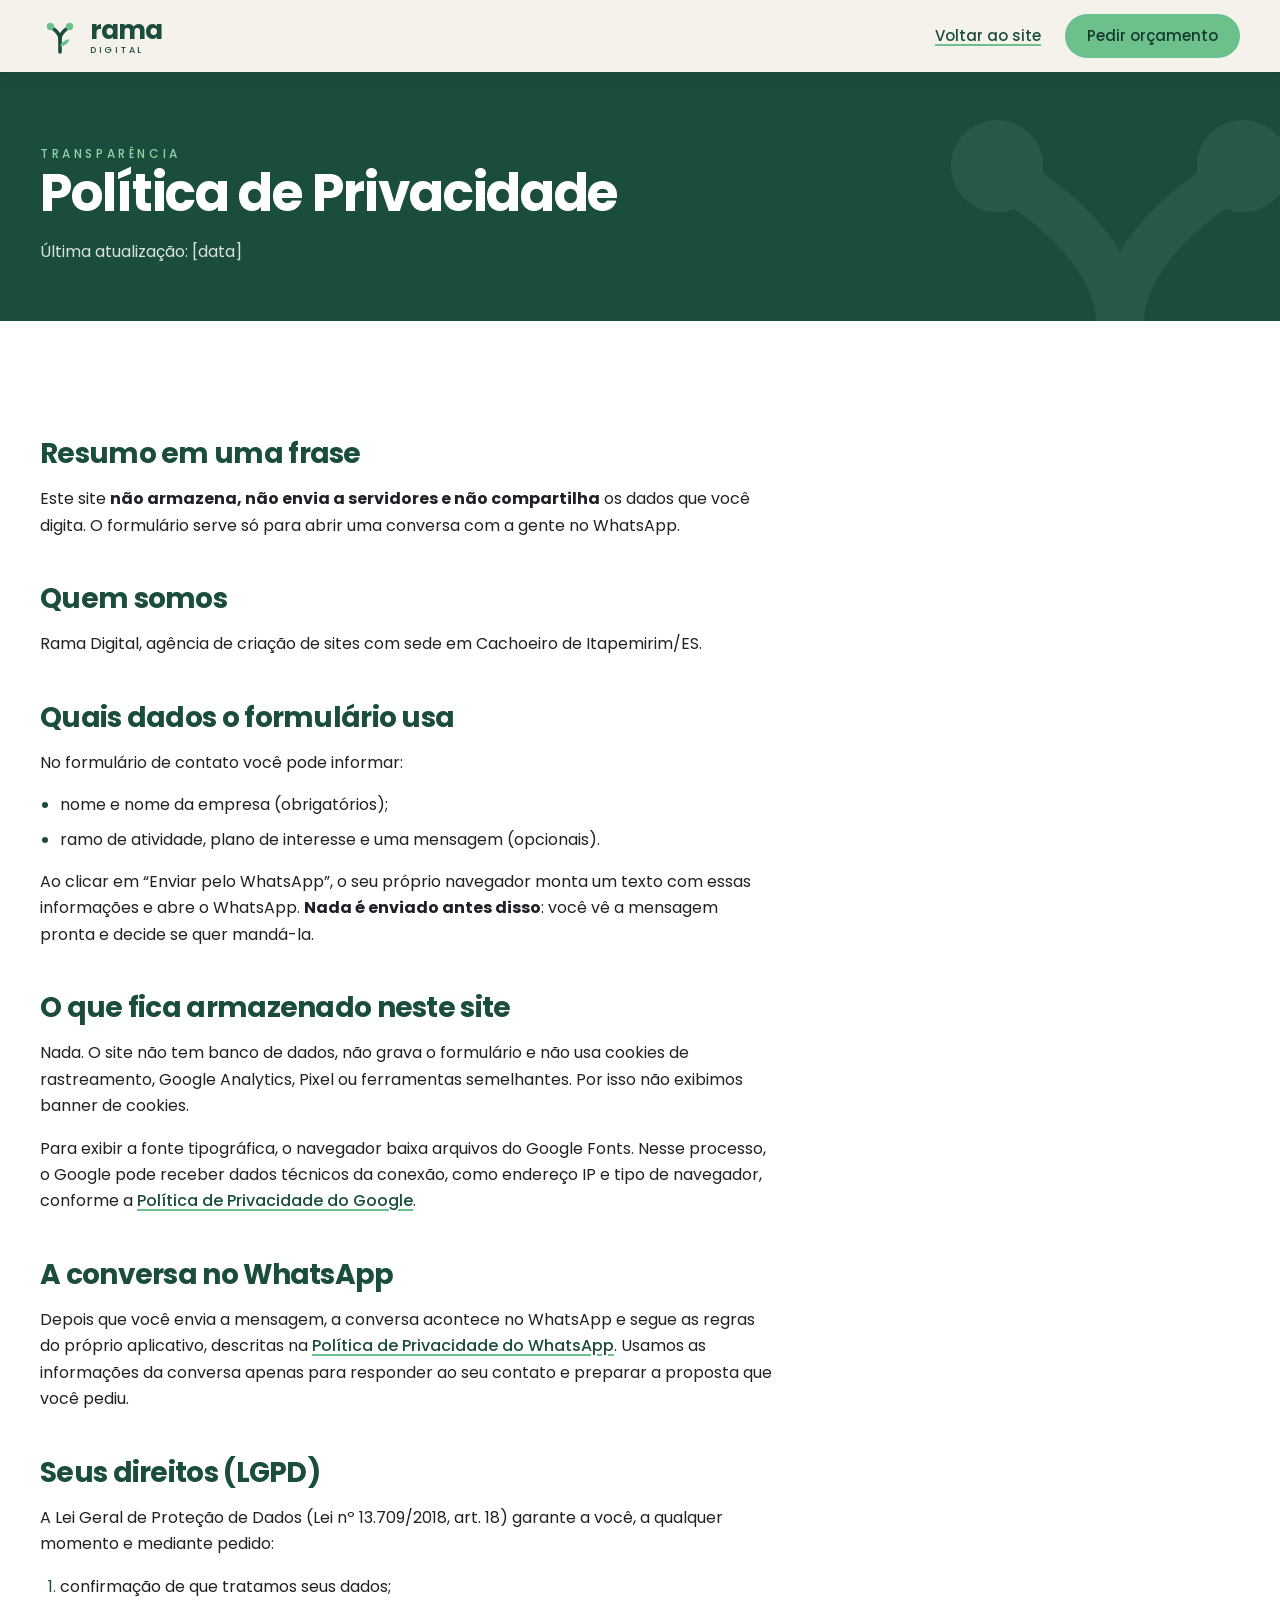
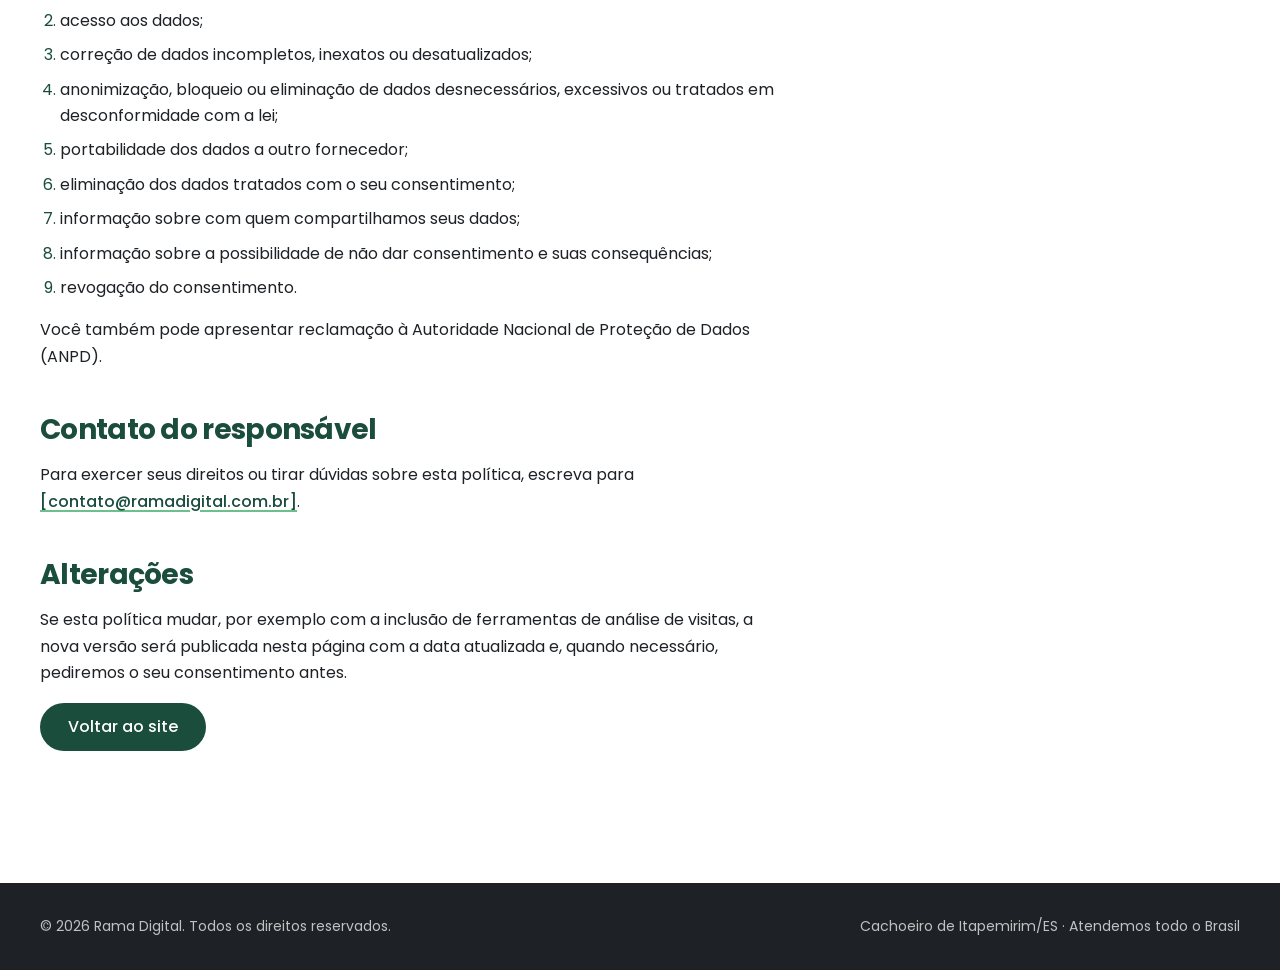
<file: politica-de-privacidade.html>
<!doctype html>
<html lang="pt-BR">
<head>
  <meta charset="utf-8">
  <meta name="viewport" content="width=device-width, initial-scale=1">
  <title>Política de Privacidade | Rama Digital</title>
  <meta name="description" content="Como a Rama Digital trata os dados informados no site: nada é armazenado, o formulário apenas abre uma conversa no WhatsApp. Seus direitos pela LGPD.">
  <meta name="robots" content="index, follow">
  <meta name="theme-color" content="#1A4D3B">
  <link rel="canonical" href="https://ramadigital.com.br/politica-de-privacidade.html">
  <link rel="icon" href="img/favicon.svg" type="image/svg+xml">
  <link rel="preconnect" href="https://fonts.googleapis.com">
  <link rel="preconnect" href="https://fonts.gstatic.com" crossorigin>
  <link rel="stylesheet" href="https://fonts.googleapis.com/css2?family=Poppins:wght@400;500;700&amp;display=swap">
  <link rel="stylesheet" href="css/style.css">
  <script>document.documentElement.classList.add('js');</script>
  <script src="js/config.js" defer></script>
  <script src="js/main.js" defer></script>
</head>
<body>
  <a class="skip-link" href="#conteudo">Pular para o conteúdo</a>

  <svg class="sprite" aria-hidden="true" focusable="false">
    <symbol id="i-galho" viewBox="0 0 100 100">
      <g fill="none" stroke="currentColor" stroke-width="9" stroke-linecap="round">
        <path d="M50 90 L50 58 Q50 42 28 28"/>
        <path d="M50 58 Q50 42 72 28"/>
      </g>
      <g fill="currentColor">
        <circle cx="26" cy="26" r="9"/>
        <circle cx="74" cy="26" r="9"/>
        <path d="M50 76 Q55 60 74 58 Q69 75 50 76 Z"/>
      </g>
    </symbol>
  </svg>

  <header class="header is-solid" data-header data-header-fixo>
    <div class="container header__inner">
      <a class="logo" href="index.html" aria-label="Rama Digital — voltar ao início">
        <svg viewBox="0 0 100 100" aria-hidden="true" class="logo-icon">
          <g fill="none" stroke="currentColor" stroke-width="9" stroke-linecap="round">
            <path d="M50 90 L50 58 Q50 42 28 28"/>
            <path d="M50 58 Q50 42 72 28"/>
          </g>
          <circle cx="26" cy="26" r="9" fill="#6CC08B"/>
          <circle cx="74" cy="26" r="9" fill="#6CC08B"/>
          <path d="M50 76 Q55 60 74 58 Q69 75 50 76 Z" fill="#6CC08B"/>
        </svg>
        <span class="logo__text" aria-hidden="true">
          <span class="logo__nome">rama</span>
          <span class="logo__tag">Digital</span>
        </span>
      </a>
      <div class="header__acoes">
        <a class="link header__voltar" href="index.html">Voltar ao site</a>
        <a class="btn btn--primary btn--sm" href="https://wa.me/5528999119982" target="_blank" rel="noopener" data-whatsapp>Pedir orçamento</a>
      </div>
    </div>
  </header>

  <main id="conteudo" tabindex="-1">
    <section class="pagina-topo" aria-labelledby="titulo">
      <svg class="galho-bg" aria-hidden="true" focusable="false"><use href="#i-galho"/></svg>
      <div class="container">
        <p class="eyebrow">Transparência</p>
        <h1 id="titulo">Política de Privacidade</h1>
        <p>Última atualização: [data]</p>
      </div>
    </section>

    <section class="section section--branco" aria-label="Texto da política">
      <div class="container">
        <div class="texto-legal">
          <h2>Resumo em uma frase</h2>
          <p>Este site <strong>não armazena, não envia a servidores e não compartilha</strong> os dados que você digita. O formulário serve só para abrir uma conversa com a gente no WhatsApp.</p>

          <h2>Quem somos</h2>
          <p>Rama Digital, agência de criação de sites com sede em Cachoeiro de Itapemirim/ES.</p>

          <h2>Quais dados o formulário usa</h2>
          <p>No formulário de contato você pode informar:</p>
          <ul>
            <li>nome e nome da empresa (obrigatórios);</li>
            <li>ramo de atividade, plano de interesse e uma mensagem (opcionais).</li>
          </ul>
          <p>Ao clicar em “Enviar pelo WhatsApp”, o seu próprio navegador monta um texto com essas informações e abre o WhatsApp. <strong>Nada é enviado antes disso</strong>: você vê a mensagem pronta e decide se quer mandá-la.</p>

          <h2>O que fica armazenado neste site</h2>
          <p>Nada. O site não tem banco de dados, não grava o formulário e não usa cookies de rastreamento, Google Analytics, Pixel ou ferramentas semelhantes. Por isso não exibimos banner de cookies.</p>
          <p>Para exibir a fonte tipográfica, o navegador baixa arquivos do Google Fonts. Nesse processo, o Google pode receber dados técnicos da conexão, como endereço IP e tipo de navegador, conforme a <a class="link" href="https://policies.google.com/privacy?hl=pt-BR" target="_blank" rel="noopener">Política de Privacidade do Google</a>.</p>

          <h2>A conversa no WhatsApp</h2>
          <p>Depois que você envia a mensagem, a conversa acontece no WhatsApp e segue as regras do próprio aplicativo, descritas na <a class="link" href="https://www.whatsapp.com/legal/privacy-policy?lang=pt_BR" target="_blank" rel="noopener">Política de Privacidade do WhatsApp</a>. Usamos as informações da conversa apenas para responder ao seu contato e preparar a proposta que você pediu.</p>

          <h2>Seus direitos (LGPD)</h2>
          <p>A Lei Geral de Proteção de Dados (Lei nº 13.709/2018, art. 18) garante a você, a qualquer momento e mediante pedido:</p>
          <ol>
            <li>confirmação de que tratamos seus dados;</li>
            <li>acesso aos dados;</li>
            <li>correção de dados incompletos, inexatos ou desatualizados;</li>
            <li>anonimização, bloqueio ou eliminação de dados desnecessários, excessivos ou tratados em desconformidade com a lei;</li>
            <li>portabilidade dos dados a outro fornecedor;</li>
            <li>eliminação dos dados tratados com o seu consentimento;</li>
            <li>informação sobre com quem compartilhamos seus dados;</li>
            <li>informação sobre a possibilidade de não dar consentimento e suas consequências;</li>
            <li>revogação do consentimento.</li>
          </ol>
          <p>Você também pode apresentar reclamação à Autoridade Nacional de Proteção de Dados (ANPD).</p>

          <h2>Contato do responsável</h2>
          <p>Para exercer seus direitos ou tirar dúvidas sobre esta política, escreva para <a class="link" href="mailto:contato@ramadigital.com.br" data-cfg-href="email"><span data-cfg="email">[e-mail]</span></a>.</p>

          <h2>Alterações</h2>
          <p>Se esta política mudar, por exemplo com a inclusão de ferramentas de análise de visitas, a nova versão será publicada nesta página com a data atualizada e, quando necessário, pediremos o seu consentimento antes.</p>

          <p><a class="btn btn--dark" href="index.html">Voltar ao site</a></p>
        </div>
      </div>
    </section>
  </main>

  <footer class="footer footer--simples">
    <div class="container">
      <div class="footer__base">
        <p>© <span data-ano>2026</span> Rama Digital. Todos os direitos reservados.</p>
        <p>Cachoeiro de Itapemirim/ES · Atendemos todo o Brasil</p>
      </div>
    </div>
  </footer>
</body>
</html>
</file>
<file: css/style.css>
/* =========================================================
   Rama Digital — style.css
   Mobile-first. Pontos de quebra: 48rem (768px), 64rem (1024px).

   Sumário
   01. Tokens
   02. Reset e base
   03. Tipografia
   04. Layout e utilitários
   05. Botões
   06. Logotipo
   07. Header e menu
   08. Hero
   09. Seções e cartões
   10. Problema → solução
   11. Serviços
   12. Como funciona
   13. Portfólio
   14. Planos
   15. Sobre
   16. Dúvidas frequentes
   17. Contato e formulário
   18. Rodapé
   19. Botão flutuante do WhatsApp
   20. Revelação ao rolar
   21. Páginas internas (política, 404)
   22. Movimento reduzido
   ========================================================= */

/* ---------- 01. Tokens ---------- */
:root {
  /* Marca */
  --floresta: #1A4D3B;
  --folha: #6CC08B;
  --grafite: #1E2226;
  --areia: #F5F2EB;
  --branco: #FFFFFF;

  /* Derivados para garantir contraste WCAG AA */
  --floresta-profunda: #133A2C; /* texto sobre --folha (5,7:1) */
  --folha-clara: #8FD4A8;       /* texto pequeno sobre --floresta (5,6:1) */
  --folha-tinta: #E3F3E9;       /* fundo de ícones */
  --texto-suave: #50575E;       /* texto secundário em fundo claro (7:1) */
  --linha: #E4DFD3;
  --erro: #B42318;
  --whatsapp: #25D366;

  --fonte: 'Poppins', system-ui, -apple-system, 'Segoe UI', Roboto, Arial, sans-serif;

  --raio-sm: 0.625rem;
  --raio: 0.75rem;
  --raio-lg: 1rem;
  --raio-pilula: 999px;

  --sombra: 0 1px 2px rgba(30, 34, 38, 0.04), 0 4px 14px rgba(30, 34, 38, 0.04);
  --sombra-hover: 0 2px 4px rgba(30, 34, 38, 0.05), 0 12px 28px rgba(30, 34, 38, 0.08);

  --header-h: 4.5rem;
  --container: 75rem; /* 1200px */
  --gutter: 1rem;
  --gap: 1.25rem;
  --secao-y: clamp(4rem, 2.5rem + 6vw, 7.5rem);
  --transicao: 0.25s cubic-bezier(0.2, 0.7, 0.2, 1);
}

@media (min-width: 48rem) {
  :root {
    --gutter: 1.5rem;
    --gap: 1.5rem;
  }
}

/* ---------- 02. Reset e base ---------- */
*,
*::before,
*::after {
  box-sizing: border-box;
}

html {
  -webkit-text-size-adjust: 100%;
  text-size-adjust: 100%;
  scroll-behavior: smooth;
  scroll-padding-top: calc(var(--header-h) + 1rem);
}

body {
  margin: 0;
  min-width: 20rem;
  font-family: var(--fonte);
  font-size: 1rem;
  font-weight: 400;
  line-height: 1.65;
  color: var(--grafite);
  background: var(--areia);
  -webkit-font-smoothing: antialiased;
  -moz-osx-font-smoothing: grayscale;
}

body.menu-aberto {
  overflow: hidden;
}

img,
svg {
  display: block;
  max-width: 100%;
}

img {
  height: auto;
}

a {
  color: inherit;
}

button,
input,
select,
textarea {
  font: inherit;
  color: inherit;
}

[hidden] {
  display: none !important;
}

:focus-visible {
  outline: 3px solid var(--folha);
  outline-offset: 2px;
  box-shadow: 0 0 0 2px var(--grafite);
}

main:focus {
  outline: none;
}

.skip-link {
  position: absolute;
  top: -6rem;
  left: 1rem;
  z-index: 100;
  padding: 0.75rem 1.25rem;
  border-radius: var(--raio-pilula);
  background: var(--floresta);
  color: var(--branco);
  font-weight: 500;
  text-decoration: none;
}

.skip-link:focus {
  top: 1rem;
}

.sr-only {
  position: absolute;
  width: 1px;
  height: 1px;
  padding: 0;
  margin: -1px;
  overflow: hidden;
  clip: rect(0, 0, 0, 0);
  white-space: nowrap;
  border: 0;
}

.sprite {
  position: absolute;
  width: 0;
  height: 0;
  overflow: hidden;
}

/* ---------- 03. Tipografia ---------- */
h1,
h2,
h3 {
  margin: 0;
  font-weight: 700;
  line-height: 1.15;
  letter-spacing: -0.025em;
  color: var(--floresta);
  text-wrap: balance;
}

h2 {
  font-size: clamp(1.875rem, 1.3rem + 2.4vw, 2.875rem);
}

h3 {
  font-size: 1.1875rem;
  letter-spacing: -0.015em;
  line-height: 1.3;
}

p {
  margin: 0 0 1rem;
}

.eyebrow {
  display: block;
  margin: 0 0 1rem;
  font-size: 0.75rem;
  font-weight: 500;
  line-height: 1.6;
  letter-spacing: 0.3em;
  text-transform: uppercase;
  color: var(--floresta);
}

.lead {
  font-size: clamp(1.0625rem, 1rem + 0.35vw, 1.1875rem);
  color: var(--texto-suave);
}

.link {
  color: var(--floresta);
  font-weight: 500;
  text-decoration: underline;
  text-decoration-color: var(--folha);
  text-decoration-thickness: 2px;
  text-underline-offset: 0.2em;
  transition: text-decoration-color var(--transicao);
}

.link:hover {
  text-decoration-color: currentColor;
}

/* ---------- 04. Layout e utilitários ---------- */
.container {
  width: 100%;
  max-width: calc(var(--container) + var(--gutter) * 2);
  margin-inline: auto;
  padding-inline: var(--gutter);
}

/* Grid de 12 colunas: filhos ocupam a linha toda no mobile */
.grid-12 {
  display: grid;
  grid-template-columns: repeat(12, minmax(0, 1fr));
  column-gap: var(--gap);
}

.grid-12 > * {
  grid-column: 1 / -1;
}

.section {
  position: relative;
  padding-block: var(--secao-y);
}

.section--areia {
  background: var(--areia);
}

.section--branco {
  background: var(--branco);
}

.section--dark {
  overflow: hidden;
  background: var(--floresta);
  color: rgba(255, 255, 255, 0.84);
}

.section--dark h2,
.section--dark h3 {
  color: var(--branco);
}

.section--dark .eyebrow {
  color: var(--folha-clara);
}

.section--dark .lead {
  color: rgba(255, 255, 255, 0.82);
}

.section-head {
  position: relative;
  max-width: 46rem;
  margin-bottom: clamp(2.5rem, 2rem + 2vw, 3.5rem);
}

.section-head .lead {
  margin: 1.25rem 0 0;
}

/* Símbolo gigante em marca d'água */
.galho-bg {
  position: absolute;
  z-index: 0;
  width: clamp(24rem, 55vw, 46rem);
  height: auto;
  aspect-ratio: 1;
  color: var(--branco);
  opacity: 0.06;
  pointer-events: none;
}

.section--dark > .container {
  position: relative;
  z-index: 1;
}

/* ---------- 05. Botões ---------- */
.btn {
  display: inline-flex;
  align-items: center;
  justify-content: center;
  gap: 0.5rem;
  min-height: 3rem;
  padding: 0.75rem 1.625rem;
  border: 2px solid transparent;
  border-radius: var(--raio-pilula);
  font-size: 1rem;
  font-weight: 500;
  line-height: 1.2;
  text-align: center;
  text-decoration: none;
  cursor: pointer;
  transition: transform var(--transicao), background-color var(--transicao),
    border-color var(--transicao), color var(--transicao), box-shadow var(--transicao);
}

.btn:hover {
  transform: translateY(-2px);
}

.btn:active {
  transform: translateY(0);
}

.btn svg {
  width: 1.25rem;
  height: 1.25rem;
  flex: none;
}

.btn--primary {
  background: var(--folha);
  color: var(--floresta-profunda);
}

.btn--primary:hover {
  background: #7ECB9A;
}

.btn--dark {
  background: var(--floresta);
  color: var(--branco);
}

.btn--dark:hover {
  background: var(--floresta-profunda);
}

.btn--outline {
  border-color: var(--floresta);
  color: var(--floresta);
}

.btn--outline:hover {
  background: var(--floresta);
  color: var(--branco);
}

.btn--outline-light {
  border-color: rgba(255, 255, 255, 0.55);
  color: var(--branco);
}

.btn--outline-light:hover {
  border-color: var(--branco);
  background: rgba(255, 255, 255, 0.08);
}

.btn--sm {
  min-height: 2.75rem;
  padding: 0.5rem 1.25rem;
  font-size: 0.9375rem;
}

.btn--block {
  width: 100%;
}

/* ---------- 06. Logotipo ---------- */
.logo {
  display: inline-flex;
  align-items: center;
  gap: 0.625rem;
  color: var(--floresta);
  text-decoration: none;
  border-radius: var(--raio-sm);
}

.logo-icon {
  width: 2.5rem;
  height: 2.5rem;
  flex: none;
}

.logo__text {
  display: flex;
  flex-direction: column;
  line-height: 1;
}

.logo__nome {
  font-size: 1.625rem;
  font-weight: 700;
  letter-spacing: -0.035em;
}

.logo__tag {
  margin-top: 0.1875rem;
  font-size: 0.5625rem;
  font-weight: 500;
  letter-spacing: 0.3em;
  text-transform: uppercase;
  color: var(--floresta);
}

.logo--claro {
  color: var(--branco);
}

.logo--claro .logo__tag {
  color: var(--folha);
}

/* ---------- 07. Header e menu ---------- */
.header {
  position: fixed;
  inset: 0 0 auto;
  z-index: 50;
  height: var(--header-h);
  color: var(--branco);
  transition: background-color var(--transicao), box-shadow var(--transicao), color var(--transicao);
}

.header .logo {
  color: var(--branco);
}

.header .logo__tag {
  color: var(--folha-clara);
}

.header.is-solid,
.header.is-open,
html:not(.js) .header {
  background: var(--areia);
  color: var(--grafite);
  box-shadow: 0 1px 0 rgba(30, 34, 38, 0.06), 0 6px 18px rgba(30, 34, 38, 0.06);
}

.header.is-solid .logo,
.header.is-open .logo,
html:not(.js) .header .logo {
  color: var(--floresta);
}

.header.is-solid .logo__tag,
.header.is-open .logo__tag,
html:not(.js) .header .logo__tag {
  color: var(--floresta);
}

.header__inner {
  display: flex;
  align-items: center;
  justify-content: space-between;
  gap: 1.5rem;
  height: 100%;
}

.menu-toggle {
  display: inline-flex;
  flex-direction: column;
  align-items: center;
  justify-content: center;
  gap: 0.3125rem;
  width: 3rem;
  height: 3rem;
  margin-right: -0.5rem;
  padding: 0;
  border: 0;
  border-radius: var(--raio-sm);
  background: none;
  cursor: pointer;
}

.menu-toggle__barra {
  width: 1.5rem;
  height: 2px;
  border-radius: 2px;
  background: currentColor;
  transition: transform var(--transicao), opacity var(--transicao);
}

.menu-toggle[aria-expanded="true"] .menu-toggle__barra:nth-child(1) {
  transform: translateY(0.4375rem) rotate(45deg);
}

.menu-toggle[aria-expanded="true"] .menu-toggle__barra:nth-child(2) {
  opacity: 0;
}

.menu-toggle[aria-expanded="true"] .menu-toggle__barra:nth-child(3) {
  transform: translateY(-0.4375rem) rotate(-45deg);
}

html:not(.js) .menu-toggle {
  display: none;
}

.nav {
  position: fixed;
  top: var(--header-h);
  right: 0;
  left: 0;
  max-height: calc(100vh - var(--header-h));
  max-height: calc(100dvh - var(--header-h));
  overflow-y: auto;
  padding: 0.5rem var(--gutter) 2rem;
  border-top: 1px solid var(--linha);
  background: var(--areia);
  color: var(--grafite);
  box-shadow: 0 16px 24px rgba(30, 34, 38, 0.08);
}

.js .nav {
  visibility: hidden;
  opacity: 0;
  transform: translateY(-0.5rem);
  transition: opacity 0.2s ease, transform 0.2s ease, visibility 0s linear 0.2s;
}

.js .nav.is-open {
  visibility: visible;
  opacity: 1;
  transform: none;
  transition: opacity 0.2s ease, transform 0.2s ease;
}

html:not(.js) .nav {
  display: none;
}

.nav__list {
  margin: 0;
  padding: 0;
  list-style: none;
}

.nav__link {
  position: relative;
  display: block;
  padding: 0.875rem 0;
  border-bottom: 1px solid var(--linha);
  font-size: 1.125rem;
  font-weight: 500;
  text-decoration: none;
}

.nav__link.is-active {
  color: var(--floresta);
}

.nav .btn {
  width: 100%;
  margin-top: 1.5rem;
}

@media (min-width: 64rem) {
  .menu-toggle {
    display: none;
  }

  .nav,
  .js .nav,
  html:not(.js) .nav {
    position: static;
    display: flex;
    align-items: center;
    gap: 2rem;
    max-height: none;
    overflow: visible;
    padding: 0;
    border: 0;
    background: none;
    color: inherit;
    box-shadow: none;
    visibility: visible;
    opacity: 1;
    transform: none;
    transition: none;
  }

  .nav__list {
    display: flex;
    gap: 1.5rem;
  }

  .nav__link {
    padding: 0.5rem 0;
    border: 0;
    font-size: 0.9375rem;
  }

  .nav__link::after {
    content: "";
    position: absolute;
    right: 0;
    bottom: 0.125rem;
    left: 0;
    height: 2px;
    border-radius: 2px;
    background: var(--folha);
    transform: scaleX(0);
    transform-origin: left;
    transition: transform var(--transicao);
  }

  .nav__link:hover::after,
  .nav__link.is-active::after {
    transform: scaleX(1);
  }

  .header:not(.is-solid) .nav__link.is-active {
    color: var(--branco);
  }

  .nav .btn {
    width: auto;
    margin-top: 0;
  }
}

/* ---------- 08. Hero ---------- */
.hero {
  position: relative;
  overflow: hidden;
  padding-block: calc(var(--header-h) + 3rem) 4.5rem;
  background: var(--floresta);
  color: var(--branco);
}

.hero .galho-bg {
  right: -9rem;
  bottom: -11rem;
}

.hero__grid {
  position: relative;
  z-index: 1;
  align-items: center;
  row-gap: 3rem;
}

.hero .eyebrow {
  color: var(--folha-clara);
}

.hero__titulo {
  max-width: 15ch;
  font-size: clamp(2.25rem, 1.35rem + 3.8vw, 4rem);
  line-height: 1.08;
  letter-spacing: -0.035em;
  color: var(--branco);
}

.hero__lead {
  max-width: 34rem;
  margin: 1.5rem 0 2.25rem;
  font-size: clamp(1.0625rem, 1rem + 0.4vw, 1.25rem);
  color: rgba(255, 255, 255, 0.84);
}

.hero__acoes {
  display: flex;
  flex-wrap: wrap;
  gap: 0.75rem;
}

.hero__acoes .btn {
  flex: 1 1 14rem;
}

.confianca {
  display: flex;
  flex-wrap: wrap;
  gap: 0.75rem 1.5rem;
  margin: 2.25rem 0 0;
  padding: 0;
  list-style: none;
  font-size: 0.9375rem;
  color: rgba(255, 255, 255, 0.84);
}

.confianca li {
  display: flex;
  align-items: center;
  gap: 0.5rem;
}

.confianca svg {
  width: 1.125rem;
  height: 1.125rem;
  flex: none;
  color: var(--folha);
}

.hero__visual {
  display: none;
}

@media (min-width: 48rem) {
  .hero__acoes .btn {
    flex: 0 0 auto;
  }
}

@media (min-width: 64rem) {
  .hero {
    padding-block: calc(var(--header-h) + 5rem) 6.5rem;
  }

  .hero__conteudo {
    grid-column: 1 / span 7;
  }

  .hero__visual {
    display: block;
    grid-column: 8 / -1;
    position: relative;
    padding: 0 0 2.5rem 2rem;
  }
}

/* Mockup de navegador + celular (decorativo) */
.mockup__browser {
  overflow: hidden;
  border-radius: var(--raio-lg);
  background: var(--branco);
  box-shadow: 0 24px 48px rgba(10, 30, 22, 0.28);
}

.mockup__barra {
  display: flex;
  align-items: center;
  gap: 0.375rem;
  height: 2.25rem;
  padding: 0 0.875rem;
  background: #ECE7DC;
}

.mockup__barra > span {
  width: 0.5625rem;
  height: 0.5625rem;
  border-radius: 50%;
  background: #D3CCBD;
}

.mockup__url {
  flex: 1;
  margin-left: 0.75rem;
  padding: 0.125rem 0.75rem;
  border-radius: var(--raio-pilula);
  background: var(--branco);
  font-size: 0.6875rem;
  color: var(--texto-suave);
}

.mockup__tela {
  display: grid;
  gap: 0.875rem;
  padding: 1rem;
  background: var(--areia);
}

.mk-nav {
  display: flex;
  align-items: center;
  gap: 0.5rem;
}

.mk-logo {
  width: 1rem;
  height: 1rem;
  border-radius: 50%;
  background: var(--floresta);
}

.mk-traco {
  height: 0.375rem;
  border-radius: 0.25rem;
  background: #D8D2C4;
}

.mk-traco--marca {
  width: 3rem;
  background: var(--floresta);
}

.mk-nav__links {
  display: flex;
  gap: 0.5rem;
  margin-left: auto;
}

.mk-nav__links .mk-traco {
  width: 1.75rem;
}

.mk-pilula {
  width: 3.5rem;
  height: 1.125rem;
  border-radius: var(--raio-pilula);
  background: var(--folha);
}

.mk-hero {
  position: relative;
  display: grid;
  gap: 0.5rem;
  overflow: hidden;
  padding: 1.5rem 1.25rem;
  border-radius: var(--raio);
  background: var(--floresta);
}

.mk-hero .mk-traco {
  background: rgba(255, 255, 255, 0.9);
}

.mk-hero .mk-traco--g {
  width: 70%;
  height: 0.75rem;
}

.mk-hero .mk-traco--m {
  width: 52%;
  height: 0.75rem;
}

.mk-hero .mk-traco--p {
  width: 60%;
  margin-top: 0.25rem;
  background: rgba(255, 255, 255, 0.4);
}

.mk-hero .mk-pilula {
  width: 5rem;
  height: 1.5rem;
  margin-top: 0.5rem;
}

.mk-hero svg {
  position: absolute;
  right: -1rem;
  bottom: -1.5rem;
  width: 7rem;
  height: 7rem;
  color: var(--branco);
  opacity: 0.12;
}

.mk-cards {
  display: grid;
  grid-template-columns: repeat(3, 1fr);
  gap: 0.625rem;
}

.mk-card {
  display: grid;
  gap: 0.375rem;
  padding: 0.75rem;
  border-radius: var(--raio-sm);
  background: var(--branco);
}

.mk-card__icone {
  width: 1.25rem;
  height: 1.25rem;
  margin-bottom: 0.25rem;
  border-radius: 0.375rem;
  background: var(--folha-tinta);
}

.mk-card .mk-traco:nth-child(3) {
  width: 70%;
}

.mockup__celular {
  position: absolute;
  bottom: 0;
  left: -0.5rem;
  width: 8.5rem;
  padding: 0.4375rem;
  border-radius: 1.375rem;
  background: var(--grafite);
  box-shadow: 0 18px 36px rgba(10, 30, 22, 0.35);
}

.mockup__celular-tela {
  display: grid;
  align-content: start;
  gap: 0.5rem;
  aspect-ratio: 9 / 17;
  padding: 1.25rem 0.5rem 0.5rem;
  border-radius: 1rem;
  background: var(--areia);
}

.mk-busca {
  display: flex;
  align-items: center;
  gap: 0.375rem;
  height: 1.375rem;
  padding: 0 0.5rem;
  border-radius: var(--raio-pilula);
  background: var(--branco);
}

.mk-busca svg {
  width: 0.625rem;
  height: 0.625rem;
  color: var(--texto-suave);
}

.mk-busca .mk-traco {
  flex: 1;
  height: 0.25rem;
}

.mk-resultado {
  display: grid;
  gap: 0.25rem;
  padding: 0.5rem;
  border: 1.5px solid var(--folha);
  border-radius: 0.5rem;
  background: var(--branco);
}

.mk-resultado .mk-traco {
  height: 0.25rem;
}

.mk-resultado .mk-traco:nth-child(1) {
  width: 55%;
  background: var(--folha);
}

.mk-resultado .mk-traco:nth-child(2) {
  width: 85%;
  height: 0.375rem;
  background: var(--floresta);
}

.mk-resultado--apagado {
  border-color: transparent;
  opacity: 0.6;
}

.mk-resultado--apagado .mk-traco:nth-child(1),
.mk-resultado--apagado .mk-traco:nth-child(2) {
  background: #D8D2C4;
}

.mk-zap {
  height: 1.25rem;
  margin-top: 0.25rem;
  border-radius: var(--raio-pilula);
  background: var(--whatsapp);
}

/* ---------- 09. Seções e cartões ---------- */
.cards {
  display: grid;
  grid-template-columns: 1fr;
  gap: var(--gap);
  margin: 0;
  padding: 0;
  list-style: none;
}

.card {
  height: 100%;
  padding: 2rem 1.75rem;
  border: 1px solid var(--linha);
  border-radius: var(--raio-lg);
  background: var(--branco);
  box-shadow: var(--sombra);
  transition: transform var(--transicao), box-shadow var(--transicao), border-color var(--transicao);
}

.card:hover {
  transform: translateY(-3px);
  border-color: #D8D1C1;
  box-shadow: var(--sombra-hover);
}

.card__icone {
  display: grid;
  place-items: center;
  width: 3rem;
  height: 3rem;
  margin-bottom: 1.25rem;
  border-radius: var(--raio);
  background: var(--folha-tinta);
  color: var(--floresta);
}

.card__icone svg {
  width: 1.5rem;
  height: 1.5rem;
}

.card h3 {
  margin-bottom: 0.5rem;
}

.card p {
  margin: 0;
  color: var(--texto-suave);
}

/* ---------- 10. Problema → solução ---------- */
@media (min-width: 48rem) {
  .cards--3 {
    grid-template-columns: repeat(3, minmax(0, 1fr));
  }

  .cards--3 .card {
    padding: 2rem 1.5rem;
  }
}

@media (min-width: 64rem) {
  .cards--3 .card {
    padding: 2.25rem 2rem;
  }
}

/* ---------- 11. Serviços ---------- */
@media (min-width: 48rem) {
  .cards--servicos {
    grid-template-columns: repeat(2, minmax(0, 1fr));
  }
}

@media (min-width: 64rem) {
  .cards--servicos {
    grid-template-columns: repeat(3, minmax(0, 1fr));
  }
}

.section--branco .card {
  box-shadow: none;
}

.section--branco .card:hover {
  box-shadow: var(--sombra-hover);
}

/* ---------- 12. Como funciona ---------- */
#como-funciona .galho-bg {
  top: -8rem;
  left: -12rem;
  transform: scaleX(-1);
}

/* Linha do tempo: um "galho" com nós e folhas */
.passos {
  --no: 2.75rem;
  --linha-galho: rgba(108, 192, 139, 0.5);
  position: relative;
  display: grid;
  gap: 2.75rem;
  margin: 0;
  padding: 0;
  list-style: none;
}

/* Mobile: um segmento vertical ligando cada nó ao próximo */
.passo:not(:last-child)::before {
  content: "";
  position: absolute;
  top: var(--no);
  bottom: -2.75rem;
  left: calc(var(--no) / 2 - 1.5px);
  width: 3px;
  background: var(--linha-galho);
}

.passo {
  position: relative;
  padding-left: calc(var(--no) + 1.25rem);
}

.passo__no {
  position: absolute;
  top: 0;
  left: 0;
  display: grid;
  place-items: center;
  width: var(--no);
  height: var(--no);
  border-radius: 50%;
  background: var(--folha);
  box-shadow: 0 0 0 0.375rem var(--floresta);
  font-weight: 700;
  color: var(--floresta-profunda);
}

/* Folhinha brotando do galho entre um passo e outro */
.passo:not(:last-child)::after {
  content: "";
  position: absolute;
  top: calc(100% + 0.5rem);
  left: calc(var(--no) / 2 + 1.5px);
  width: 0.875rem;
  height: 0.875rem;
  border-radius: 0 100% 0 100%;
  background: var(--folha);
  opacity: 0.85;
}

.passo h3 {
  margin: 0.375rem 0 0.375rem;
  font-size: 1.25rem;
}

.passo p {
  margin: 0;
  color: rgba(255, 255, 255, 0.8);
}

@media (min-width: 64rem) {
  .passos {
    grid-template-columns: repeat(4, minmax(0, 1fr));
    gap: 2rem;
  }

  /* Desktop: um galho horizontal contínuo */
  .passo:not(:last-child)::before {
    display: none;
  }

  .passos::before {
    content: "";
    position: absolute;
    top: calc(var(--no) / 2 - 1.5px);
    right: 0;
    left: calc(var(--no) / 2);
    height: 3px;
    border-radius: 3px;
    background: var(--linha-galho);
  }

  /* Ponta do galho: ele segue crescendo */
  .passos::after {
    content: "";
    position: absolute;
    top: calc(var(--no) / 2 - 1.125rem);
    right: -0.25rem;
    width: 1.125rem;
    height: 1.125rem;
    border-radius: 0 100% 0 100%;
    background: var(--folha);
  }

  .passo {
    padding-top: calc(var(--no) + 1.5rem);
    padding-left: 0;
    padding-right: 1rem;
  }

  .passo:not(:last-child)::after {
    top: calc(var(--no) / 2 - 1.375rem);
    left: calc(50% + 1rem);
    transform: rotate(-8deg);
  }
}

/* ---------- 13. Portfólio ---------- */
.projetos {
  display: grid;
  gap: var(--gap);
}

@media (min-width: 48rem) {
  .projetos {
    grid-template-columns: repeat(2, minmax(0, 1fr));
  }
}

@media (min-width: 64rem) {
  .projetos {
    grid-template-columns: repeat(3, minmax(0, 1fr));
  }
}

.projeto {
  overflow: hidden;
  border: 1px solid var(--linha);
  border-radius: var(--raio-lg);
  background: var(--branco);
  transition: transform var(--transicao), box-shadow var(--transicao);
}

.projeto:hover {
  transform: translateY(-3px);
  box-shadow: var(--sombra-hover);
}

.projeto__midia {
  position: relative;
  margin: 0;
  overflow: hidden;
  aspect-ratio: 16 / 10;
  background: var(--areia);
}

.projeto__midia img {
  width: 100%;
  height: 100%;
  object-fit: cover;
  transition: transform 0.5s ease;
}

.projeto:hover .projeto__midia img {
  transform: scale(1.02);
}

.selo {
  position: absolute;
  top: 0.875rem;
  left: 0.875rem;
  padding: 0.3125rem 0.75rem;
  border: 1px solid var(--linha);
  border-radius: var(--raio-pilula);
  background: rgba(255, 255, 255, 0.96);
  font-size: 0.75rem;
  font-weight: 500;
  color: var(--floresta);
}

.projeto__corpo {
  padding: 1.25rem 1.5rem 1.5rem;
}

.projeto__nicho {
  margin: 0 0 0.375rem;
  font-size: 0.6875rem;
  font-weight: 500;
  letter-spacing: 0.3em;
  text-transform: uppercase;
  color: var(--texto-suave);
}

.projeto h3 {
  font-size: 1.25rem;
}

.projetos__nota {
  margin: 2rem 0 0;
  font-size: 0.9375rem;
  color: var(--texto-suave);
}

/* ---------- 14. Planos ---------- */
.planos {
  display: grid;
  gap: 2rem var(--gap);
  align-items: stretch;
  max-width: 52rem;
  margin-inline: auto;
}

@media (min-width: 48rem) {
  .planos {
    grid-template-columns: repeat(2, minmax(0, 1fr));
  }
}

.plano {
  position: relative;
  display: flex;
  flex-direction: column;
  height: 100%;
  padding: 2.25rem 1.75rem 2rem;
  border: 1px solid var(--linha);
  border-radius: var(--raio-lg);
  background: var(--branco);
  transition: transform var(--transicao), box-shadow var(--transicao);
}

.plano:hover {
  transform: translateY(-3px);
  box-shadow: var(--sombra-hover);
}

.plano--destaque {
  border: 2px solid var(--folha);
  box-shadow: var(--sombra-hover);
}

.plano__selo {
  position: absolute;
  top: 0;
  left: 1.75rem;
  padding: 0.3125rem 0.875rem;
  border-radius: var(--raio-pilula);
  background: var(--folha);
  font-size: 0.75rem;
  font-weight: 500;
  letter-spacing: 0.04em;
  color: var(--floresta-profunda);
  transform: translateY(-50%);
}

.plano h3 {
  font-size: 1.375rem;
}

.plano__desc {
  margin: 0.5rem 0 1.5rem;
  font-size: 0.9375rem;
  color: var(--texto-suave);
}

.plano__preco {
  display: flex;
  flex-wrap: wrap;
  align-items: baseline;
  gap: 0 0.375rem;
  margin: 0 0 1.5rem;
  padding-bottom: 1.5rem;
  border-bottom: 1px solid var(--linha);
}

.plano__a-partir {
  width: 100%;
  font-size: 0.8125rem;
  color: var(--texto-suave);
}

.plano__valor {
  font-size: clamp(1.75rem, 1.5rem + 1vw, 2.25rem);
  font-weight: 700;
  line-height: 1.2;
  letter-spacing: -0.03em;
  color: var(--floresta);
}

.plano__periodo {
  font-weight: 500;
  color: var(--texto-suave);
}

.lista-check {
  display: grid;
  gap: 0.75rem;
  margin: 0 0 2rem;
  padding: 0;
  list-style: none;
}

.plano .lista-check {
  flex: 1;
}

.lista-check li {
  display: flex;
  align-items: flex-start;
  gap: 0.625rem;
}

.lista-check svg {
  width: 1.25rem;
  height: 1.25rem;
  flex: none;
  margin-top: 0.1875rem;
  color: var(--floresta);
}

.planos__nota {
  margin: 2.5rem 0 0;
  text-align: center;
  color: var(--texto-suave);
}

/* ---------- 15. Sobre ---------- */
.sobre {
  row-gap: 3rem;
  align-items: center;
}

.sobre__texto .lead {
  margin: 1.25rem 0 0;
}

.porque {
  position: relative;
  overflow: hidden;
  margin-top: 2rem;
  padding: 1.75rem 1.75rem 1.75rem;
  border-radius: var(--raio-lg);
  background: var(--floresta);
  color: rgba(255, 255, 255, 0.86);
}

.porque h3 {
  margin-bottom: 0.625rem;
  color: var(--branco);
}

.porque p {
  position: relative;
  z-index: 1;
  max-width: 34rem;
  margin: 0;
  font-size: 1rem;
}

.porque .galho-bg {
  right: -2.5rem;
  bottom: -3rem;
  width: 13rem;
  opacity: 0.08;
}

.socios {
  display: grid;
  gap: var(--gap);
  margin: 0;
  padding: 0;
  list-style: none;
}

@media (min-width: 30rem) {
  .socios {
    grid-template-columns: repeat(2, minmax(0, 1fr));
  }
}

.socio {
  padding: 2rem 1.25rem;
  border: 1px solid var(--linha);
  border-radius: var(--raio-lg);
  background: var(--areia);
  text-align: center;
}

.socio__foto {
  display: grid;
  place-items: center;
  overflow: hidden;
  width: 7.5rem;
  height: 7.5rem;
  margin: 0 auto 1.25rem;
  border: 4px solid var(--branco);
  border-radius: 50%;
  background: var(--floresta);
  font-size: 2.5rem;
  font-weight: 700;
  color: var(--branco);
}

.socio__foto img {
  width: 100%;
  height: 100%;
  object-fit: cover;
}

.socio h3 {
  font-size: 1.25rem;
}

.socio p {
  margin: 0.25rem 0 0;
  font-size: 0.9375rem;
  color: var(--texto-suave);
}

@media (min-width: 64rem) {
  .sobre__texto {
    grid-column: 1 / span 6;
  }

  .sobre__socios {
    grid-column: 8 / -1;
  }
}

/* ---------- 16. Dúvidas frequentes ---------- */
.duvidas {
  row-gap: 2.5rem;
}

.duvidas .section-head {
  margin-bottom: 0;
}

@media (min-width: 64rem) {
  .duvidas .section-head {
    grid-column: 1 / span 4;
    align-self: start;
    position: sticky;
    top: calc(var(--header-h) + 2rem);
  }

  .faq {
    grid-column: 6 / -1;
  }
}

.faq__item {
  border-bottom: 1px solid #DCD6C8;
}

.faq__item:first-child {
  border-top: 1px solid #DCD6C8;
}

.faq__pergunta {
  margin: 0;
  font-size: 1.0625rem;
  letter-spacing: -0.01em;
}

.faq__botao {
  display: flex;
  align-items: center;
  justify-content: space-between;
  gap: 1rem;
  width: 100%;
  padding: 1.375rem 0;
  border: 0;
  border-radius: var(--raio-sm);
  background: none;
  font-weight: 500;
  line-height: 1.4;
  text-align: left;
  color: var(--floresta);
  cursor: pointer;
}

.faq__icone {
  position: relative;
  flex: none;
  width: 2rem;
  height: 2rem;
  border: 1px solid var(--linha);
  border-radius: 50%;
  background: var(--branco);
  transition: background-color var(--transicao);
}

.faq__icone::before,
.faq__icone::after {
  content: "";
  position: absolute;
  top: 50%;
  left: 50%;
  width: 0.75rem;
  height: 2px;
  margin: -1px 0 0 -0.375rem;
  border-radius: 2px;
  background: var(--floresta);
  transition: transform var(--transicao);
}

.faq__icone::after {
  transform: rotate(90deg);
}

.faq__botao[aria-expanded="true"] .faq__icone {
  background: var(--folha);
  border-color: var(--folha);
}

.faq__botao[aria-expanded="true"] .faq__icone::after {
  transform: rotate(0deg);
}

.faq__botao:hover .faq__icone {
  border-color: var(--folha);
}

.faq__resposta {
  padding: 0 3rem 1.5rem 0;
  color: var(--texto-suave);
}

.faq__resposta p {
  margin: 0;
}

/* ---------- 17. Contato e formulário ---------- */
#contato .galho-bg {
  right: -10rem;
  bottom: -12rem;
}

.contato {
  row-gap: 3rem;
  align-items: start;
}

@media (min-width: 64rem) {
  .contato__texto {
    grid-column: 1 / span 5;
    padding-top: 1rem;
  }

  .contato__form {
    grid-column: 7 / -1;
  }
}

.contato__texto .lead {
  margin: 1.25rem 0 2rem;
}

.contato__canais {
  display: grid;
  gap: 0.75rem;
  margin: 0;
  padding: 0;
  list-style: none;
}

.contato__canais a {
  display: inline-flex;
  align-items: center;
  gap: 0.75rem;
  padding: 0.25rem 0;
  border-radius: var(--raio-sm);
  color: var(--branco);
  text-decoration: none;
}

.contato__canais a:hover span {
  text-decoration: underline;
  text-decoration-color: var(--folha);
  text-underline-offset: 0.25em;
}

.contato__canais svg {
  width: 1.25rem;
  height: 1.25rem;
  flex: none;
  color: var(--folha);
}

.form-card {
  padding: clamp(1.5rem, 1rem + 2vw, 2.5rem);
  border-radius: var(--raio-lg);
  background: var(--branco);
  color: var(--grafite);
}

.form {
  display: grid;
  gap: 1.25rem;
}

.form__linha {
  display: grid;
  gap: 1.25rem;
}

@media (min-width: 48rem) {
  .form__linha {
    grid-template-columns: repeat(2, minmax(0, 1fr));
  }
}

.form__obrigatorio {
  margin: 0;
  font-size: 0.875rem;
  color: var(--texto-suave);
}

.campo label {
  display: block;
  margin-bottom: 0.375rem;
  font-size: 0.9375rem;
  font-weight: 500;
}

.campo__opcional {
  font-weight: 400;
  color: var(--texto-suave);
}

.campo input,
.campo select,
.campo textarea {
  display: block;
  width: 100%;
  min-height: 3rem;
  padding: 0.75rem 1rem;
  border: 1.5px solid #D6D0C2;
  border-radius: var(--raio-sm);
  background: var(--areia);
  font-size: 1rem;
  line-height: 1.4;
  color: var(--grafite);
  transition: border-color var(--transicao), background-color var(--transicao);
}

.campo select {
  appearance: none;
  padding-right: 2.75rem;
  background-image: url("data:image/svg+xml,%3Csvg xmlns='http://www.w3.org/2000/svg' viewBox='0 0 24 24' fill='none' stroke='%231A4D3B' stroke-width='2' stroke-linecap='round' stroke-linejoin='round'%3E%3Cpath d='m6 9 6 6 6-6'/%3E%3C/svg%3E");
  background-repeat: no-repeat;
  background-position: right 1rem center;
  background-size: 1.125rem;
}

.campo textarea {
  min-height: 7.5rem;
  resize: vertical;
}

.campo input:hover,
.campo select:hover,
.campo textarea:hover {
  border-color: #BDB5A4;
}

.campo input:focus,
.campo select:focus,
.campo textarea:focus {
  border-color: var(--floresta);
  background-color: var(--branco);
}

.campo [aria-invalid="true"] {
  border-color: var(--erro);
  background-color: #FFF8F7;
}

.campo__erro {
  margin: 0.375rem 0 0;
  font-size: 0.875rem;
  font-weight: 500;
  color: var(--erro);
}

.campo__erro:empty,
.form__status:empty {
  display: none;
}

.form__status {
  margin: 0;
  padding: 0.875rem 1rem;
  border-radius: var(--raio-sm);
  font-size: 0.9375rem;
}

.form__status.is-ok {
  background: var(--folha-tinta);
  color: var(--floresta);
}

.form__status.is-erro {
  background: #FDECEA;
  color: var(--erro);
}

.form__status a {
  font-weight: 500;
  color: inherit;
}

.form__privacidade {
  margin: 0;
  font-size: 0.8125rem;
  line-height: 1.55;
  color: var(--texto-suave);
}

.form__privacidade a {
  font-weight: 500;
  color: var(--floresta);
  text-underline-offset: 0.2em;
}

/* ---------- 18. Rodapé ---------- */
.footer {
  padding: 4rem 0 2rem;
  background: var(--grafite);
  font-size: 0.9375rem;
  color: rgba(255, 255, 255, 0.72);
}

.footer__grid {
  row-gap: 2.5rem;
}

.footer__marca p {
  max-width: 20rem;
  margin: 1.25rem 0 0;
}

.footer__titulo {
  margin: 0 0 1rem;
  font-size: 0.75rem;
  font-weight: 500;
  letter-spacing: 0.3em;
  text-transform: uppercase;
  color: var(--branco);
}

.footer__lista {
  display: grid;
  gap: 0.125rem;
  margin: 0;
  padding: 0;
  list-style: none;
}

.footer a {
  display: inline-block;
  padding: 0.375rem 0;
  border-radius: 0.25rem;
  color: rgba(255, 255, 255, 0.86);
  text-decoration: none;
  transition: color var(--transicao);
}

.footer a:hover {
  color: var(--folha);
}

.footer .logo {
  display: inline-flex;
  padding: 0;
  color: var(--branco);
}

.footer__local {
  margin: 1rem 0 0;
}

.footer__base {
  display: flex;
  flex-wrap: wrap;
  justify-content: space-between;
  gap: 0.5rem 1.5rem;
  margin-top: 3rem;
  padding-top: 1.5rem;
  border-top: 1px solid rgba(255, 255, 255, 0.1);
  font-size: 0.875rem;
}

.footer__base p {
  margin: 0;
}

@media (min-width: 48rem) {
  .footer__marca {
    grid-column: 1 / span 12;
  }

  .footer__nav {
    grid-column: 1 / span 6;
  }

  .footer__contato {
    grid-column: 7 / span 6;
  }
}

@media (min-width: 64rem) {
  .footer__marca {
    grid-column: 1 / span 5;
  }

  .footer__nav {
    grid-column: 7 / span 2;
  }

  .footer__contato {
    grid-column: 9 / span 4;
  }
}

/* ---------- 19. Botão flutuante do WhatsApp ---------- */
.wa-float {
  position: fixed;
  right: 1.25rem;
  bottom: 1.25rem;
  z-index: 40;
  display: grid;
  place-items: center;
  width: 3.5rem;
  height: 3.5rem;
  border-radius: 50%;
  background: var(--whatsapp);
  color: var(--branco);
  box-shadow: 0 6px 18px rgba(0, 0, 0, 0.18);
  opacity: 0;
  visibility: hidden;
  transform: translateY(1rem) scale(0.9);
  transition: opacity 0.3s ease, transform 0.3s ease, visibility 0s linear 0.3s;
}

.wa-float.is-visible,
html:not(.js) .wa-float {
  opacity: 1;
  visibility: visible;
  transform: none;
  transition: opacity 0.3s ease, transform 0.3s ease;
}

.wa-float.is-visible:hover {
  transform: translateY(-3px);
}

.wa-float svg {
  width: 1.875rem;
  height: 1.875rem;
}

/* ---------- 20. Revelação ao rolar ---------- */
.js .reveal {
  opacity: 0;
  transform: translateY(1rem);
  transition: opacity 0.6s ease, transform 0.6s ease;
}

.js .reveal.is-visible {
  opacity: 1;
  transform: none;
}

.js .reveal:nth-child(2) { transition-delay: 0.08s; }
.js .reveal:nth-child(3) { transition-delay: 0.16s; }
.js .reveal:nth-child(4) { transition-delay: 0.24s; }
.js .reveal:nth-child(5) { transition-delay: 0.08s; }
.js .reveal:nth-child(6) { transition-delay: 0.16s; }

/* ---------- 21. Páginas internas (política, 404) ---------- */
.pagina-topo {
  position: relative;
  overflow: hidden;
  padding-block: calc(var(--header-h) + 3.5rem) 3.5rem;
  background: var(--floresta);
  color: rgba(255, 255, 255, 0.84);
}

.pagina-topo .galho-bg {
  right: -6rem;
  bottom: -14rem;
  width: 32rem;
}

.pagina-topo h1 {
  position: relative;
  font-size: clamp(2rem, 1.4rem + 2.6vw, 3.25rem);
  color: var(--branco);
}

.pagina-topo .eyebrow {
  color: var(--folha-clara);
}

.pagina-topo p {
  position: relative;
  margin: 1rem 0 0;
}

.header__voltar {
  display: none;
}

@media (min-width: 48rem) {
  .header__voltar {
    display: inline-flex;
  }
}

.header__acoes {
  display: flex;
  align-items: center;
  gap: 1.5rem;
}

.header__acoes .link {
  font-size: 0.9375rem;
}

.texto-legal {
  max-width: 46rem;
}

.texto-legal h2 {
  margin: 2.75rem 0 1rem;
  font-size: clamp(1.375rem, 1.2rem + 0.8vw, 1.75rem);
}

.texto-legal h2:first-child {
  margin-top: 0;
}

.texto-legal ul,
.texto-legal ol {
  margin: 0 0 1rem;
  padding-left: 1.25rem;
}

.texto-legal li {
  margin-bottom: 0.5rem;
}

.texto-legal li::marker {
  color: var(--floresta);
}

.pagina-404 {
  display: grid;
  place-items: center;
  min-height: 100vh;
  min-height: 100dvh;
  padding: 3rem 0;
  text-align: center;
}

.pagina-404 .galho-bg {
  top: 50%;
  left: 50%;
  width: min(44rem, 120vw);
  transform: translate(-50%, -50%);
}

.pagina-404__codigo {
  margin: 2.5rem 0 0.5rem;
  font-size: clamp(4rem, 3rem + 6vw, 7rem);
  font-weight: 700;
  line-height: 1;
  letter-spacing: -0.05em;
  color: var(--folha);
}

.pagina-404 h1 {
  font-size: clamp(1.75rem, 1.4rem + 1.6vw, 2.5rem);
  color: var(--branco);
}

.pagina-404 p {
  max-width: 28rem;
  margin: 1rem auto 2rem;
}

.pagina-404 .hero__acoes {
  justify-content: center;
}

/* ---------- 22. Movimento reduzido ---------- */
@media (prefers-reduced-motion: reduce) {
  html {
    scroll-behavior: auto;
  }

  *,
  *::before,
  *::after {
    animation-duration: 0.01ms !important;
    animation-iteration-count: 1 !important;
    transition-duration: 0.01ms !important;
    transition-delay: 0s !important;
  }

  .js .reveal {
    opacity: 1;
    transform: none;
  }

  .btn:hover,
  .card:hover,
  .projeto:hover,
  .plano:hover,
  .wa-float.is-visible:hover,
  .projeto:hover .projeto__midia img {
    transform: none;
  }
}

/* Rodapé enxuto das páginas internas */
.footer--simples {
  padding: 2rem 0;
}

.footer--simples .footer__base {
  margin-top: 0;
  padding-top: 0;
  border-top: 0;
}
</file>
